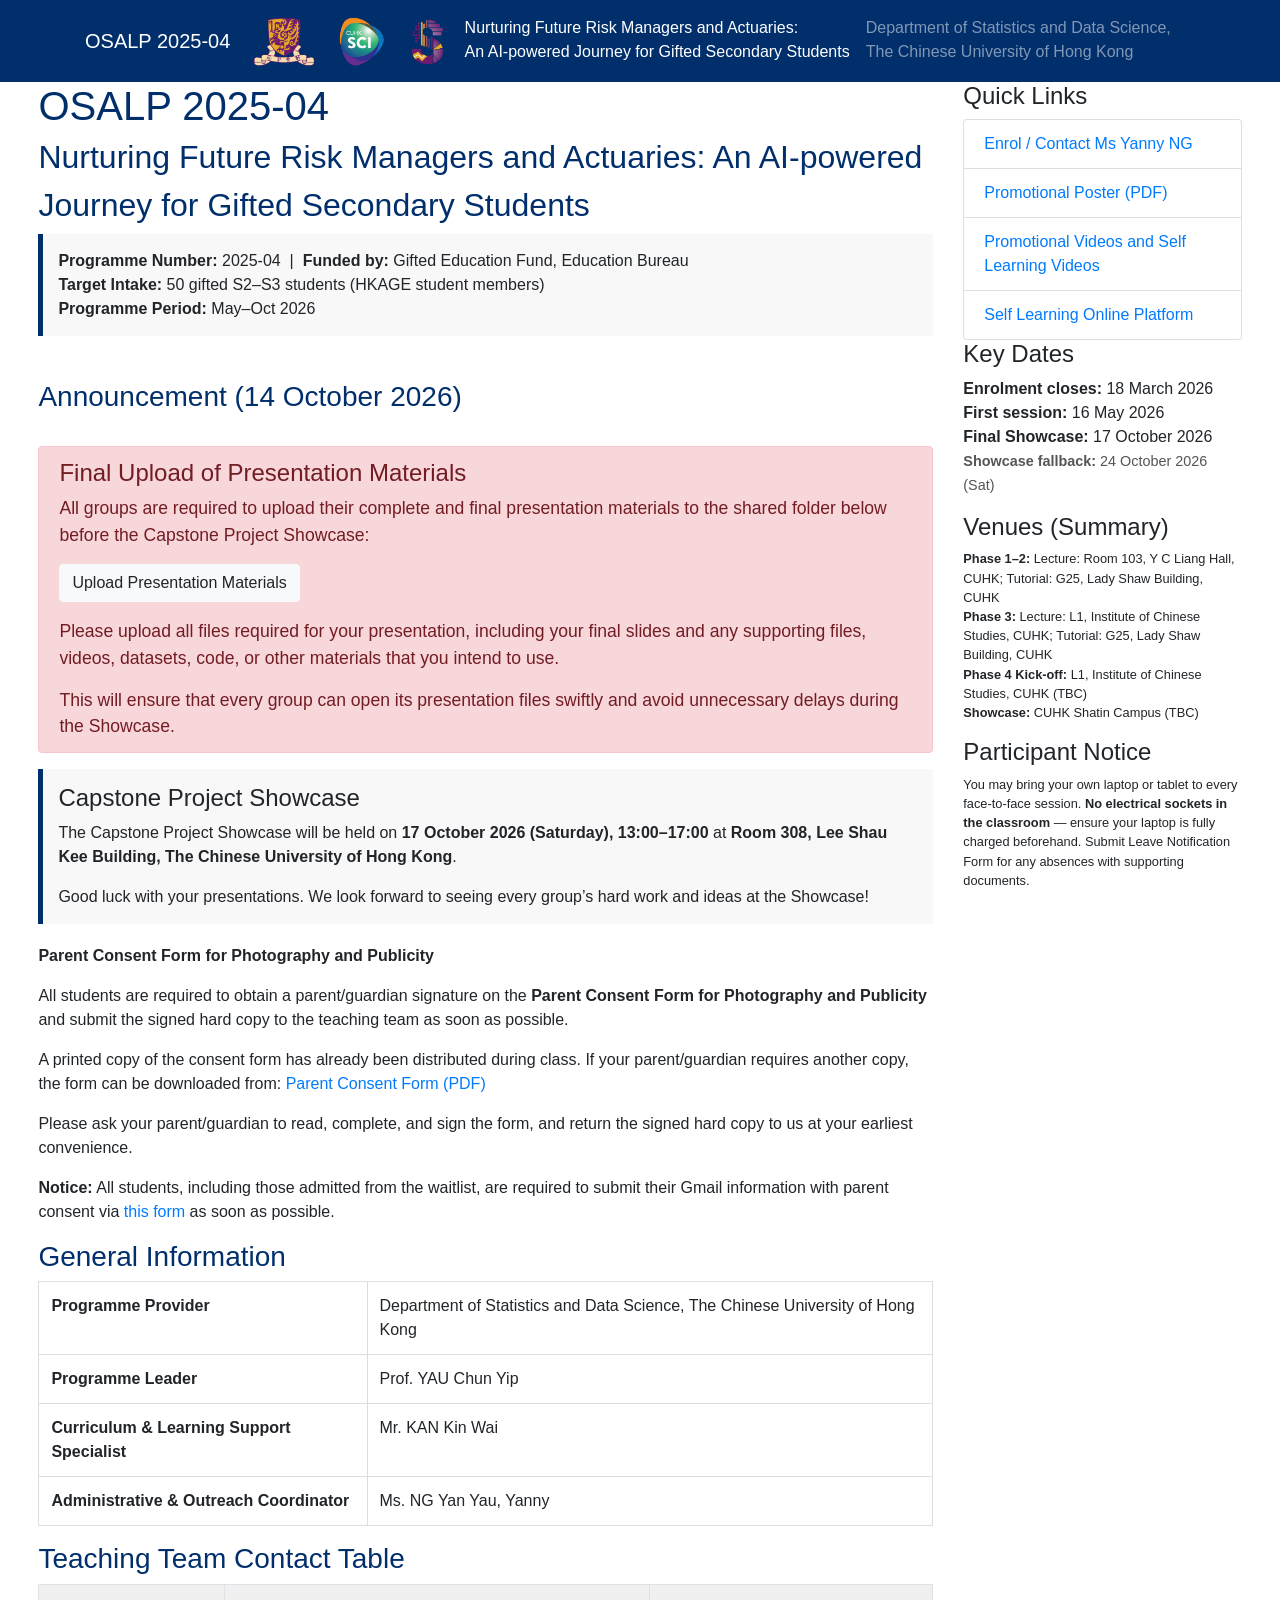
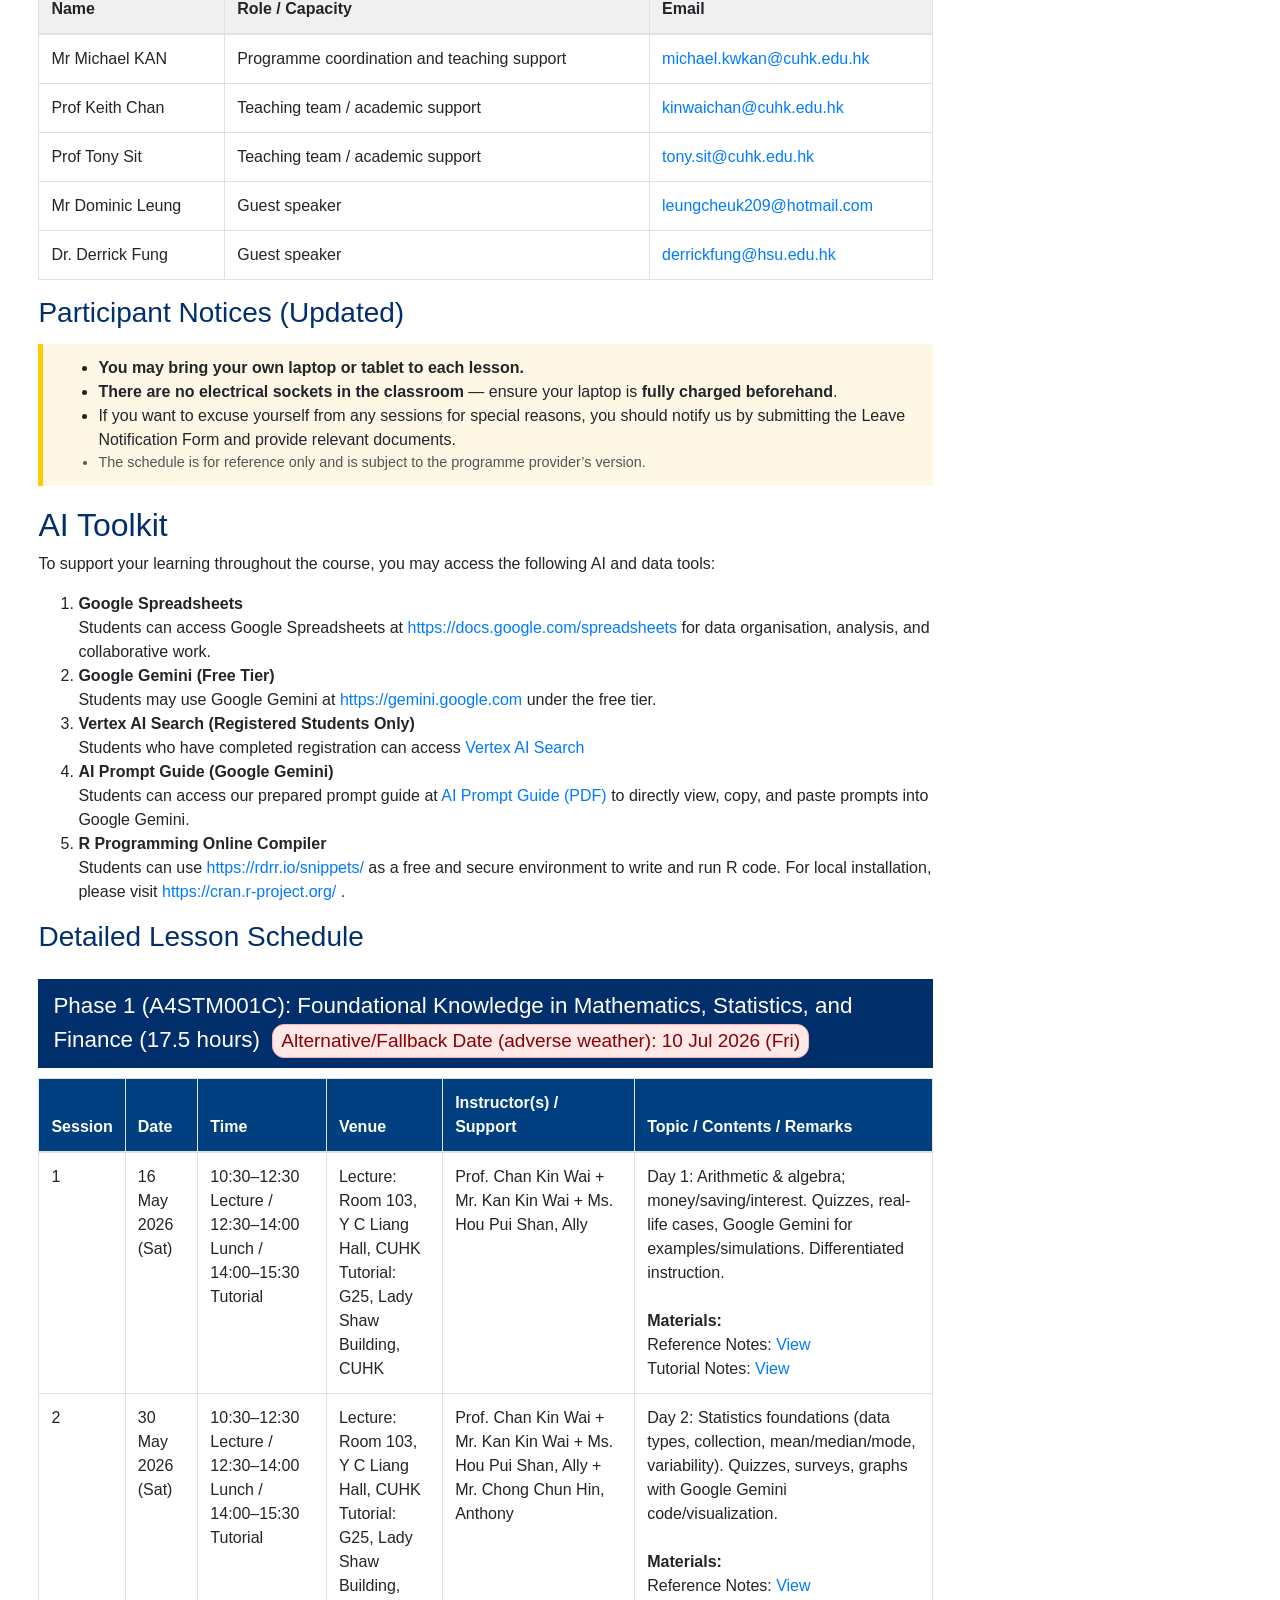
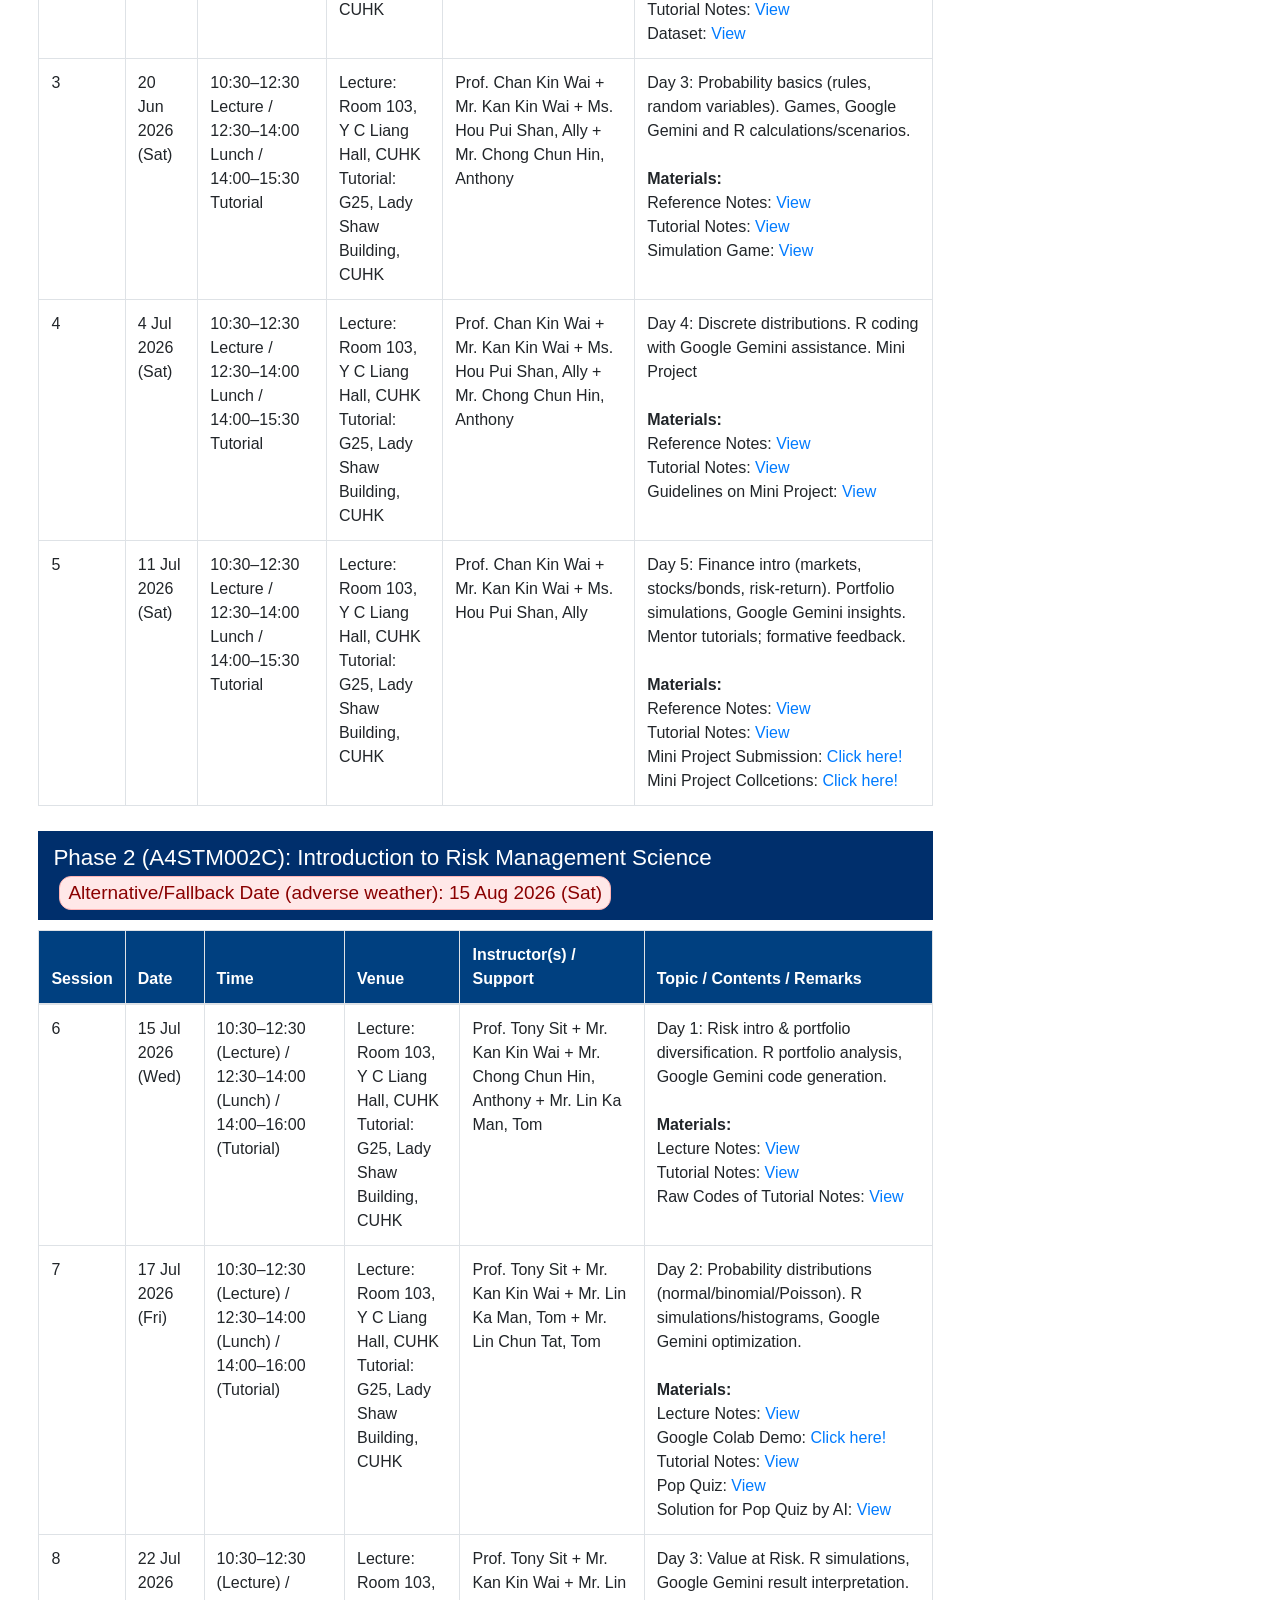
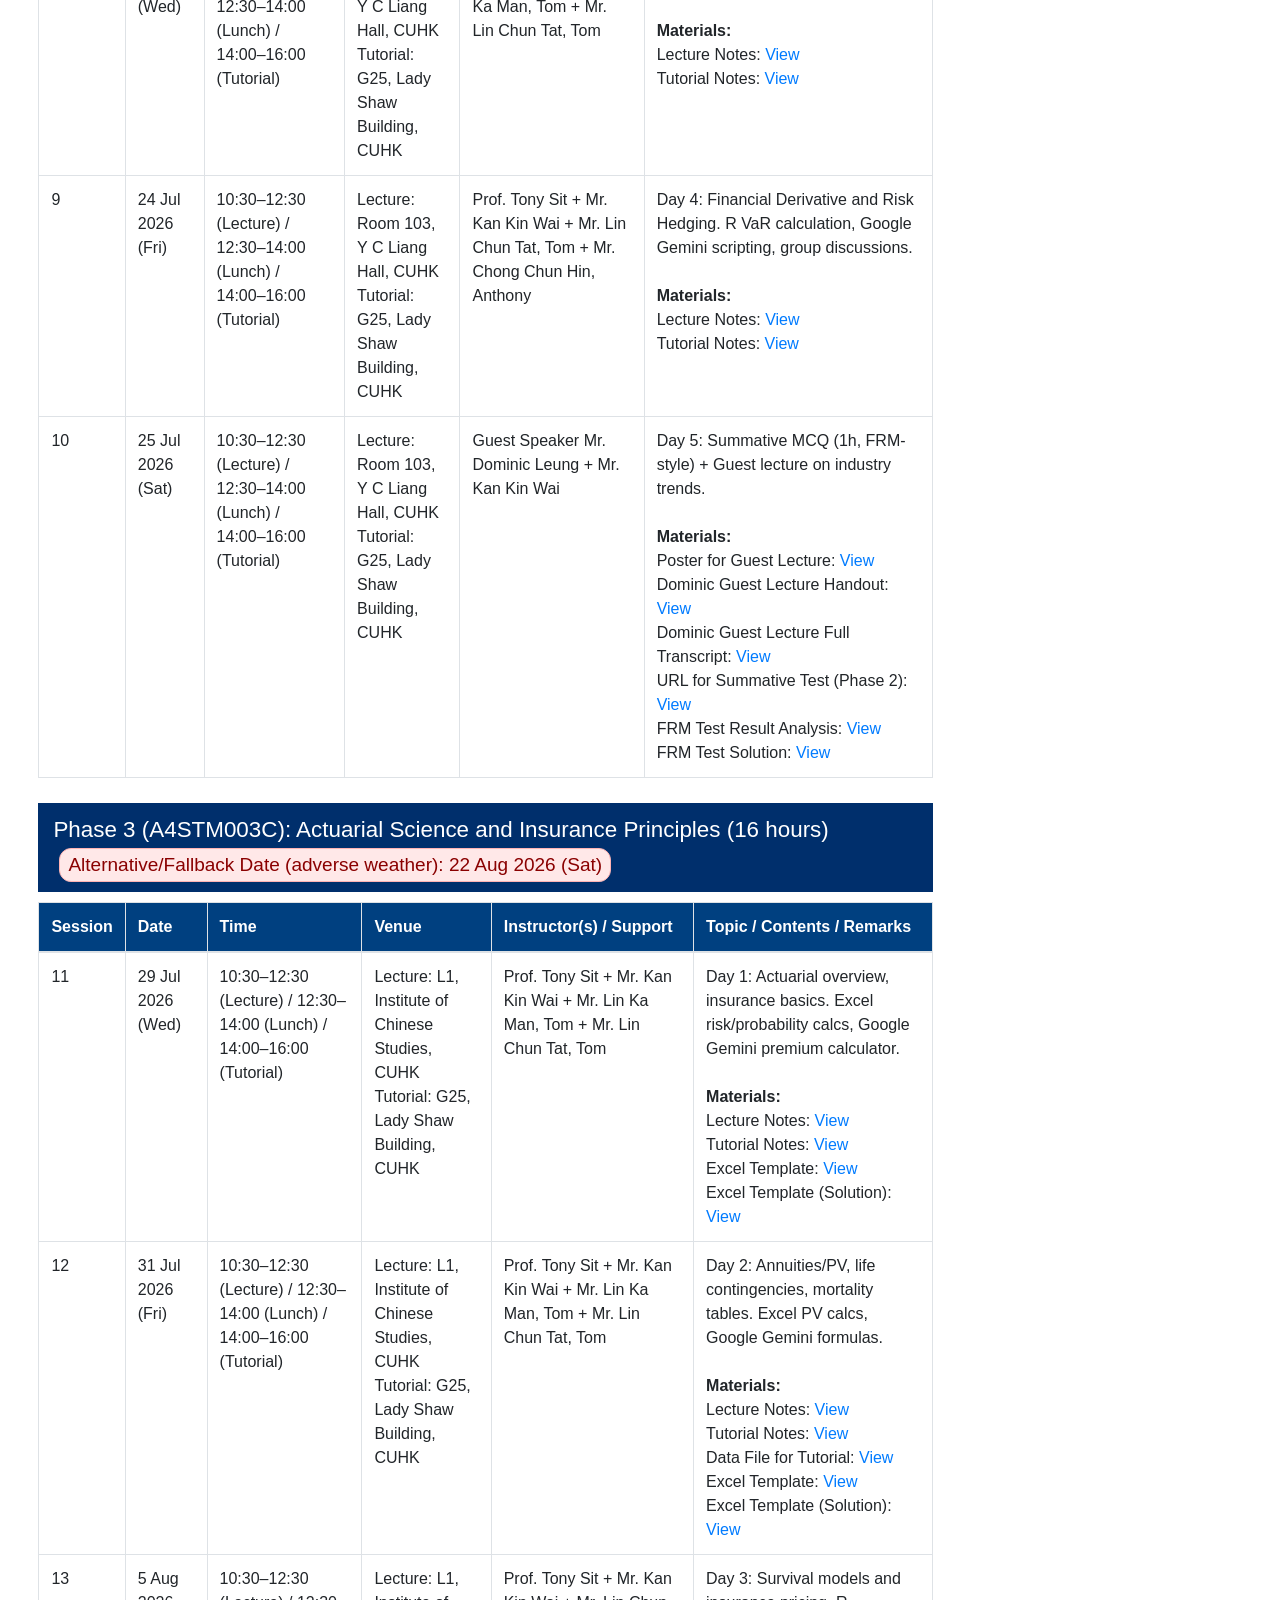
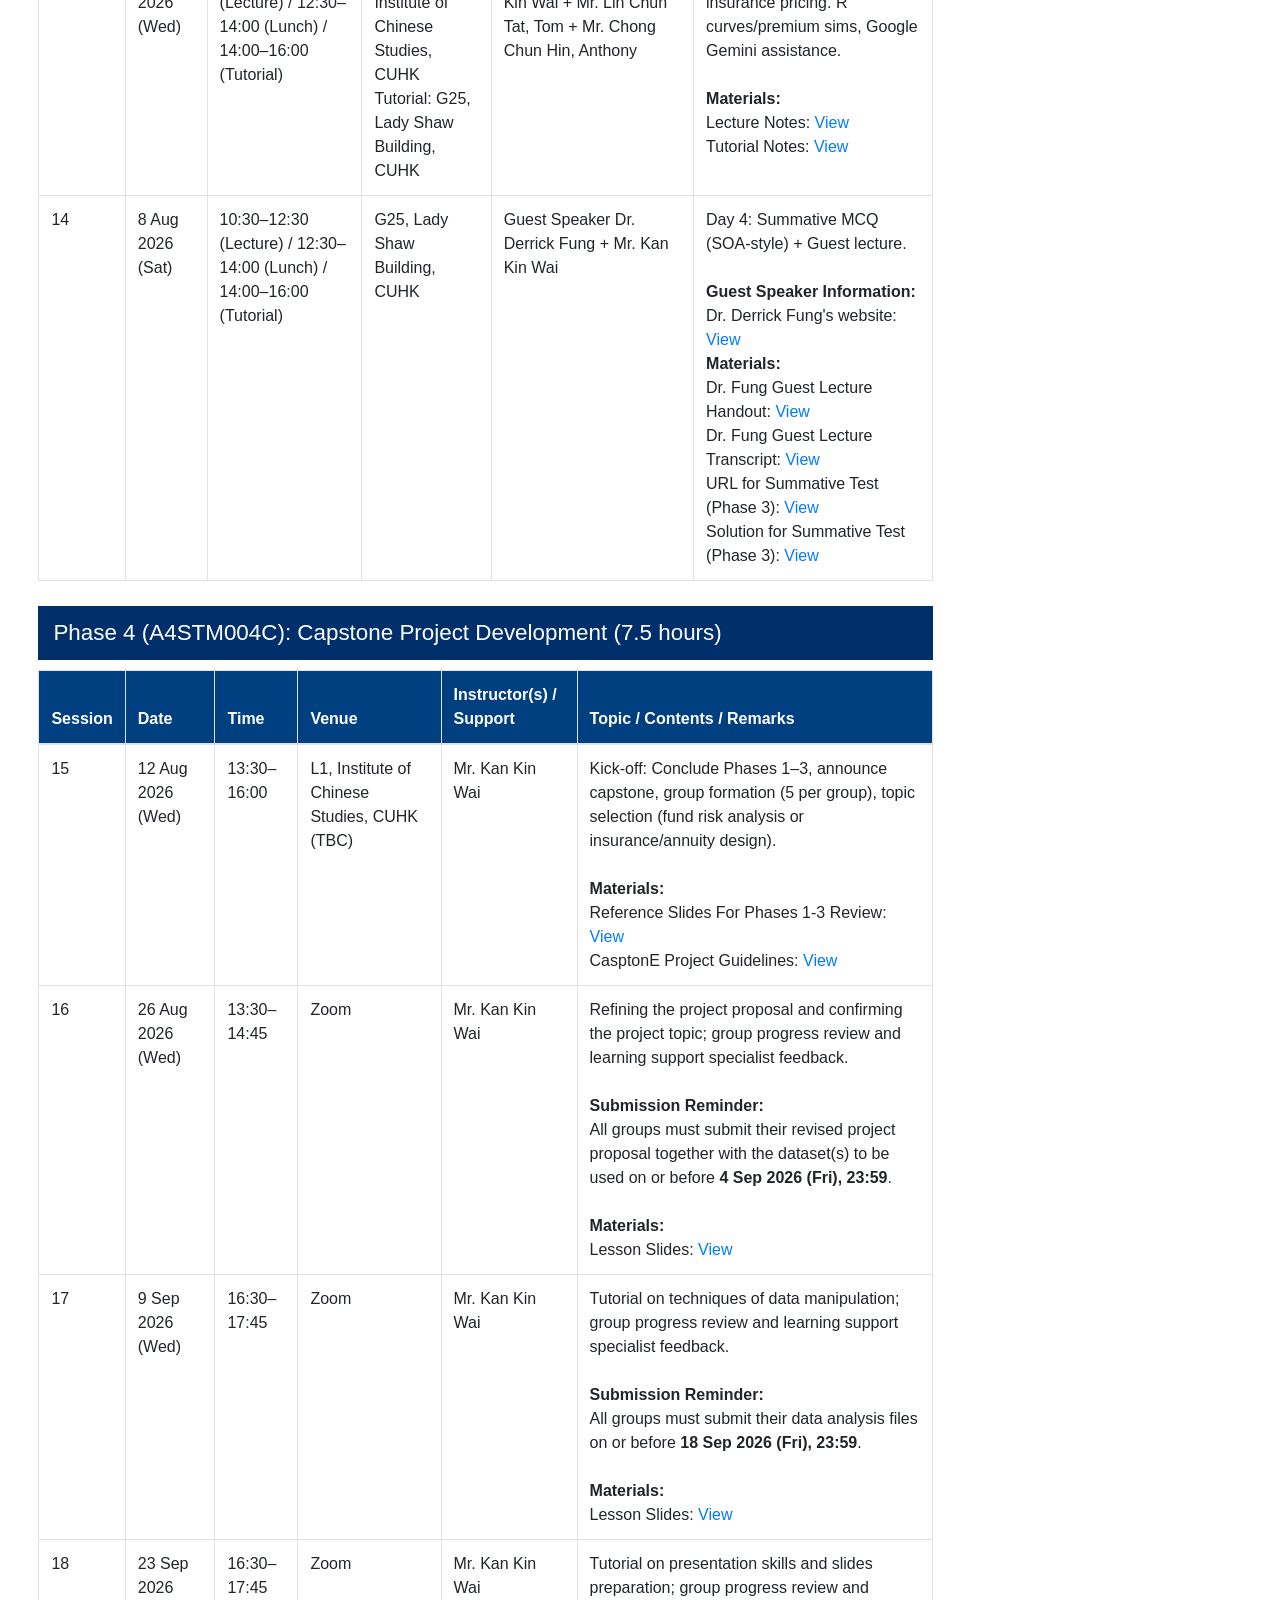
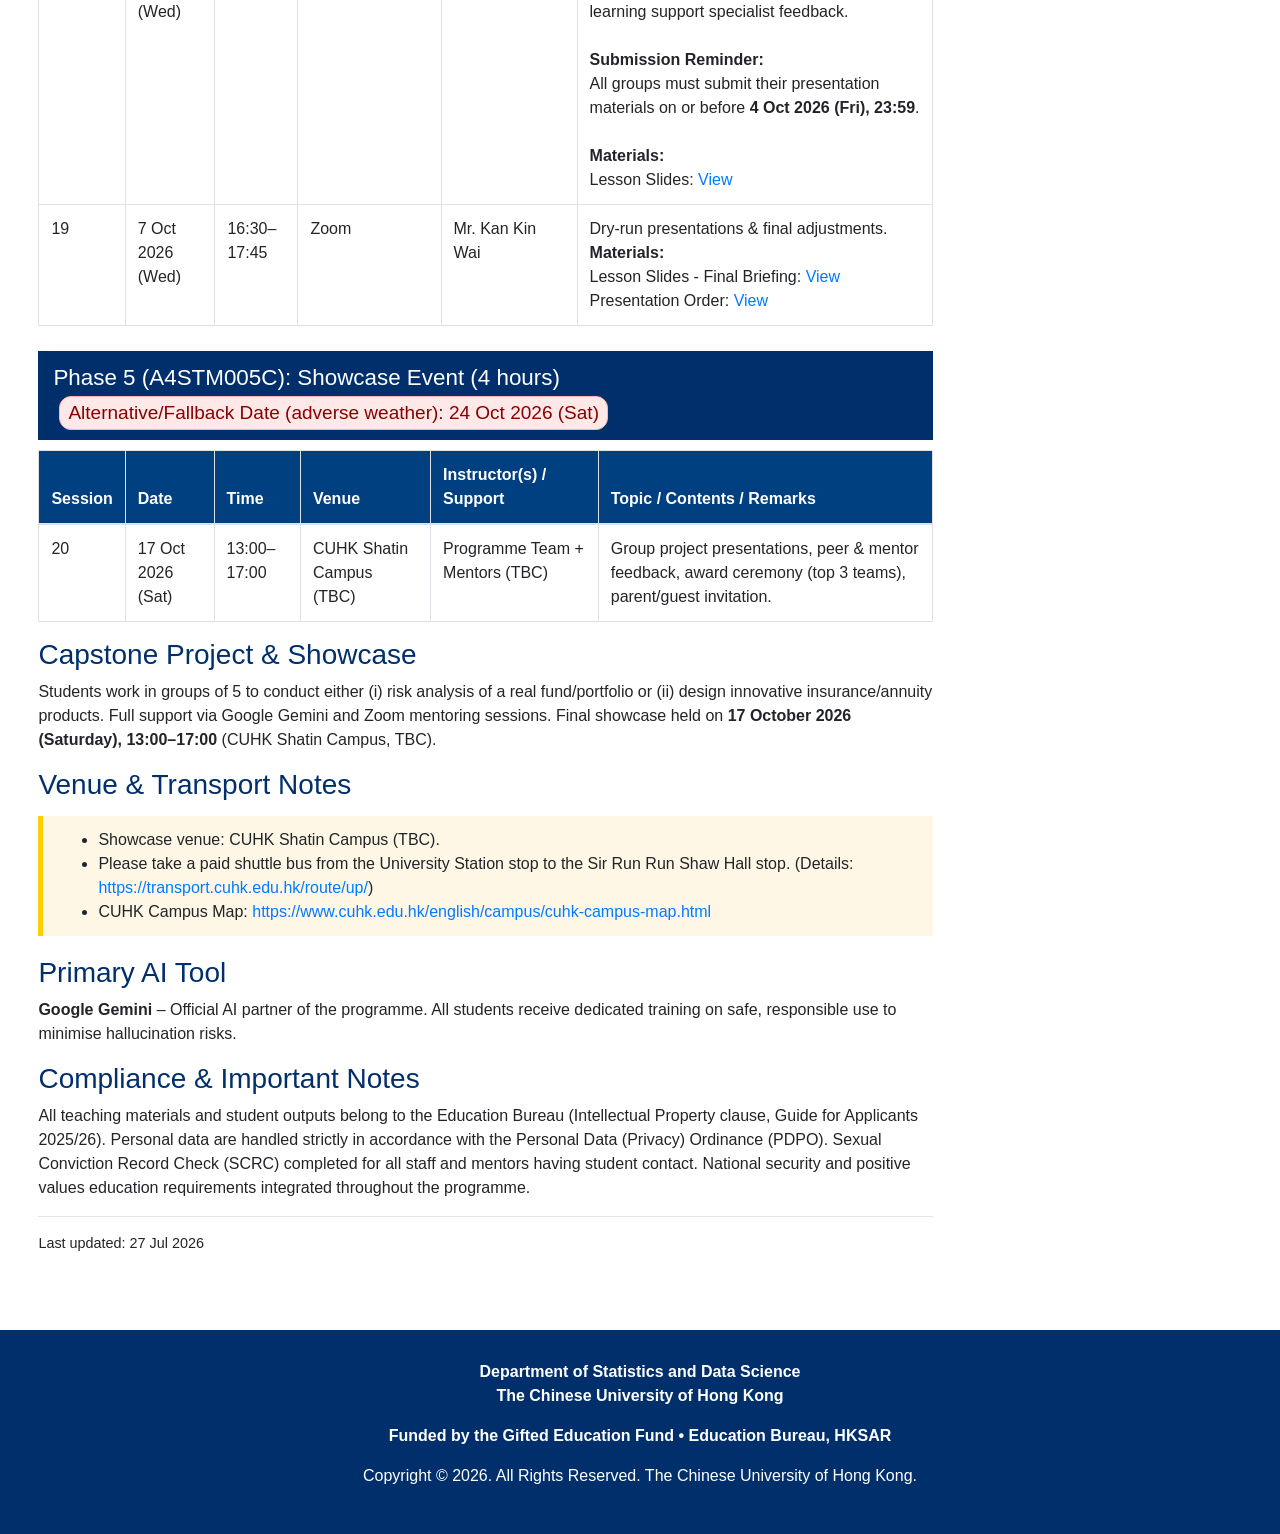
<file: index.html>
<!DOCTYPE html>
<html lang="en">
  <head>
    <meta charset="utf-8">
    <meta http-equiv="X-UA-Compatible" content="IE=edge">
    <meta name="viewport" content="width=device-width, initial-scale=1">
    <title>OSALP 2025-04 | Nurturing Future Risk Managers and Actuaries | CUHK Statistics and Data Science</title>
    <!-- Bootstrap -->
    <link href="./css/bootstrap-4.4.1.css" rel="stylesheet">
    <style>
      .wrapper { margin: auto; width: 94%; }
      body { font-family: 'Helvetica Neue', Arial, sans-serif; }
      .page-banner img { width: 100%; height: auto; }
      .main-content h1, h2, h3 { color: #002F6C; }
      .highlight-box {
        background: #f8f8f8;
        padding: 15px;
        border-left: 5px solid #002F6C;
        margin-bottom: 20px;
      }
      table.table { border-collapse: collapse; width: 100%; }
      th, td { padding: 8px 12px; border: 1px solid #ddd; vertical-align: top; }
      th { background-color: #f0f0f0; }
      .phase-title {
        background: #002F6C;
        color: white;
        padding: 10px 15px;
        margin: 25px 0 10px;
        font-size: 1.4em;
      }
      .session-table th { background: #004080; color: white; }
      .bg-OSALP-blue { background-color: #002F6C !important; }
      footer {
        background: #002F6C;
        color: white;
        padding: 30px 0;
        margin-top: 60px;
      }
      ul.objectives { margin: 5px 0 10px 20px; }
      .note-box {
        background: #fff7e6;
        border-left: 5px solid #ffcc00;
        padding: 12px 15px;
        margin: 15px 0 20px;
      }
      .small-muted { font-size: 0.9em; color: #555; }
      .badge-fallback {
        display: inline-block;
        background: #ffe8e8;
        color: #8a0000;
        border: 1px solid #ffb3b3;
        padding: 2px 8px;
        border-radius: 12px;
        font-size: 0.85em;
        margin-left: 6px;
      }
    </style>
  </head>
  <body>
    <nav class="navbar navbar-expand-lg navbar-dark bg-OSALP-blue">
      <div class="container">
        <a class="navbar-brand" href="#">OSALP 2025-04</a>
        <button class="navbar-toggler" type="button" data-toggle="collapse" data-target="#navbarSupportedContent"
          aria-controls="navbarSupportedContent" aria-expanded="false" aria-label="Toggle navigation">
          <span class="navbar-toggler-icon"></span>
        </button>
        <div class="collapse navbar-collapse" id="navbarSupportedContent">
          <ul class="navbar-nav mr-auto">
            <li class="nav-item active">
              <a class="nav-link" href="https://www.cuhk.edu.hk" target="_blank" rel="noopener">
                <img src="images/A-CUHK.png" height="50" alt="CUHK">
                <span class="sr-only">CUHK</span>
              </a>
            </li>
            <li class="nav-item active">
              <a class="nav-link" href="https://www.sci.cuhk.edu.hk" target="_blank" rel="noopener">
                <img src="images/B-SCI.png" height="50" alt="Science Faculty, CUHK">
                <span class="sr-only">Science Faculty, CUHK</span>
              </a>
            </li>
            <li class="nav-item active">
              <a class="nav-link" href="https://www.sta.cuhk.edu.hk" target="_blank" rel="noopener">
                <img src="images/C-STA.png" height="50" alt="Department of Statistics and Data Science, CUHK">
                <span class="sr-only">Department of Statistics and Data Science, CUHK</span>
              </a>
            </li>
            <li class="nav-item active">
              <a class="nav-link" href="#">
                Nurturing Future Risk Managers and Actuaries: <br>
                An AI-powered Journey for Gifted Secondary Students
              </a>
            </li>
            <li class="nav-item">
              <a class="nav-link" href="https://www.sta.cuhk.edu.hk" target="_blank" rel="noopener">
                Department of Statistics and Data Science, <br>
                The Chinese University of Hong Kong
              </a>
            </li>
          </ul>
        </div>
      </div>
    </nav>
    <div class="wrapper">
      <!-- OSALP course contents -->
      <div class="row">
        <!-- Main Content -->
        <section class="col-sm-9 main-content">
          <h1 class="page-header">
            OSALP 2025-04<br>
            <small>Nurturing Future Risk Managers and Actuaries: An AI-powered Journey for Gifted Secondary Students</small>
          </h1>
          <div class="highlight-box">
            <strong>Programme Number:</strong> 2025-04 &nbsp;|&nbsp;
            <strong>Funded by:</strong> Gifted Education Fund, Education Bureau<br>
            <strong>Target Intake:</strong> 50 gifted S2–S3 students (HKAGE student members)<br>
            <strong>Programme Period:</strong> May–Oct 2026<br>
          </div>

<br>
<h3>Announcement (14 October 2026)</h3>
<br>

<div class="alert alert-danger" role="alert" style="font-size: 1.1rem;">
  <h4 class="alert-heading">Final Upload of Presentation Materials</h4>

  <p>
    All groups are required to upload their complete and final presentation
    materials to the shared folder below before the Capstone Project Showcase:
  </p>

  <p>
    <a href="https://gocuhk-my.sharepoint.com/:f:/g/personal/michael_kwkan_cuhk_edu_hk/IgArQImoNb5GSp2q6h6CYbXLASHfWPf0rfEeXk_e3hQ7qWY?e=rcAfd6"
       target="_blank"
       rel="noopener noreferrer"
       class="btn btn-light">
      Upload Presentation Materials
    </a>
  </p>

  <p>
    Please upload all files required for your presentation, including your
    final slides and any supporting files, videos, datasets, code, or other
    materials that you intend to use.
  </p>

  <p class="mb-0">
    This will ensure that every group can open its presentation files swiftly
    and avoid unnecessary delays during the Showcase.
  </p>
</div>

<div class="highlight-box">
  <h4>Capstone Project Showcase</h4>

  <p>
    The Capstone Project Showcase will be held on
    <strong>17 October 2026 (Saturday), 13:00–17:00</strong> at
    <strong>Room 308, Lee Shau Kee Building,
    The Chinese University of Hong Kong</strong>.
  </p>

  <p class="mb-0">
    Good luck with your presentations. We look forward to seeing every
    group’s hard work and ideas at the Showcase!
  </p>
</div>



<p>
  <strong>Parent Consent Form for Photography and Publicity</strong>
</p>
<p>
  All students are required to obtain a parent/guardian signature on the <strong>Parent Consent Form for Photography and Publicity</strong> and submit the signed hard copy to the teaching team as soon as possible.
</p>
<p>
  A printed copy of the consent form has already been distributed during class. If your parent/guardian requires another copy, the form can be downloaded from:
  <a href="https://github.com/cuhkstatadm/osalap-2025-04/blob/86409d7750b90b6af175fa066fabf27ae0a6276d/CONSENT%20FORM.pdf?raw=true" target="_blank">
    Parent Consent Form (PDF)
  </a>
</p>
<p>
  Please ask your parent/guardian to read, complete, and sign the form, and return the signed hard copy to us at your earliest convenience.
</p>
<p>
  <strong>Notice:</strong> All students, including those admitted from the waitlist, are required to submit their Gmail information with parent consent via
  <a href="https://forms.gle/jYAtNUNscPDnRsRX9" target="_blank">
    this form
  </a>
  as soon as possible.
</p>
          <h3>General Information</h3>
          <table class="table">
            <tr>
              <td><strong>Programme Provider</strong></td>
              <td>Department of Statistics and Data Science, The Chinese University of Hong Kong</td>
            </tr>
            <tr>
              <td><strong>Programme Leader</strong></td>
              <td>Prof. YAU Chun Yip</td>
            </tr>
            <tr>
              <td><strong>Curriculum &amp; Learning Support Specialist</strong></td>
              <td>Mr. KAN Kin Wai</td>
            </tr>
            <tr>
              <td><strong>Administrative &amp; Outreach Coordinator</strong></td>
              <td>Ms. NG Yan Yau, Yanny</td>
            </tr>
          </table>

          <h3>Teaching Team Contact Table</h3>
          <table class="table table-bordered">
            <thead>
              <tr>
                <th>Name</th>
                <th>Role / Capacity</th>
                <th>Email</th>
              </tr>
            </thead>
            <tbody>
              <tr>
                <td>Mr Michael KAN</td>
                <td>Programme coordination and teaching support</td>
                <td><a href="mailto:michael.kwkan@cuhk.edu.hk">michael.kwkan@cuhk.edu.hk</a></td>
              </tr>
              <tr>
                <td>Prof Keith Chan</td>
                <td>Teaching team / academic support</td>
                <td><a href="mailto:kinwaichan@cuhk.edu.hk">kinwaichan@cuhk.edu.hk</a></td>
              </tr>
              <tr>
                <td>Prof Tony Sit</td>
                <td>Teaching team / academic support</td>
                <td><a href="mailto:tony.sit@cuhk.edu.hk">tony.sit@cuhk.edu.hk</a></td>
              </tr>
              <tr>
                <td>Mr Dominic Leung</td>
                <td>Guest speaker</td>
                <td><a href="mailto:leungcheuk209@hotmail.com">leungcheuk209@hotmail.com</a></td>
              </tr>
              <tr>
                <td>Dr. Derrick Fung</td>
                <td>Guest speaker</td>
                <td><a href="mailto:derrickfung@hsu.edu.hk">derrickfung@hsu.edu.hk</a></td>
              </tr>
            </tbody>
          </table>

          <h3>Participant Notices (Updated)</h3>
          <div class="note-box">
            <ul style="margin-bottom:0;">
              <li><strong>You may bring your own laptop or tablet to each lesson.</strong></li>
              <li><strong>There are no electrical sockets in the classroom</strong> — ensure your laptop is <strong>fully charged beforehand</strong>.</li>
              <li>If you want to excuse yourself from any sessions for special reasons, you should notify us by submitting the Leave Notification Form and provide relevant documents.</li>
              <li class="small-muted">The schedule is for reference only and is subject to the programme provider’s version.</li>
            </ul>
          </div>
<section id="ai-toolkit">
  <h2>AI Toolkit</h2>
  <p>To support your learning throughout the course, you may access the following AI and data tools:</p>
  <ol>
    <li>
      <strong>Google Spreadsheets</strong><br>
      Students can access Google Spreadsheets at
      <a href="https://docs.google.com/spreadsheets" target="_blank">
        https://docs.google.com/spreadsheets
      </a>
      for data organisation, analysis, and collaborative work.
    </li>
    <li>
      <strong>Google Gemini (Free Tier)</strong><br>
      Students may use Google Gemini at
      <a href="https://gemini.google.com" target="_blank">
        https://gemini.google.com
      </a>
      under the free tier.
    </li>
    <li>
      <strong>Vertex AI Search (Registered Students Only)</strong><br>
      Students who have completed registration can access
      <a href="https://vertexaisearch.cloud.google.com/home/cid/282ee477-51fc-49e2-8ed5-ba2fdd6baab4?hl=en_US" target="_blank">
        Vertex AI Search
      </a>
    </li>
    <li>
      <strong>AI Prompt Guide (Google Gemini)</strong><br>
      Students can access our prepared prompt guide at
      <a href="https://github.com/cuhkstatadm/osalap-2025-04/blob/main/AI_prompt.pdf?raw=true" target="_blank">
        AI Prompt Guide (PDF)
      </a>
      to directly view, copy, and paste prompts into Google Gemini.
    </li>
    <li>
      <strong>R Programming Online Compiler</strong><br>
      Students can use
      <a href="https://rdrr.io/snippets/" target="_blank">
        https://rdrr.io/snippets/
      </a>
      as a free and secure environment to write and run R code. For local installation, please visit <a href="https://cran.r-project.org/" target="_blank">
        https://cran.r-project.org/
      </a>.
    </li>
  </ol>
</section>
          <h3>Detailed Lesson Schedule</h3>
          <!-- Phase 1 -->
          <div class="phase-title">
            Phase 1 (A4STM001C): Foundational Knowledge in Mathematics, Statistics, and Finance (17.5 hours)
            <span class="badge-fallback">Alternative/Fallback Date (adverse weather): 10 Jul 2026 (Fri)</span>
          </div>
          <table class="table table-bordered session-table">
            <thead>
              <tr>
                <th>Session</th>
                <th>Date</th>
                <th>Time</th>
                <th>Venue</th>
                <th>Instructor(s) / Support</th>
                <th>Topic / Contents / Remarks</th>
              </tr>
            </thead>
            <tbody>
              <tr>
                <td>1</td>
                <td>16 May 2026 (Sat)</td>
                <td>10:30–12:30 Lecture / 12:30–14:00 Lunch / 14:00–15:30 Tutorial</td>
                <td>
                  Lecture: Room 103, Y C Liang Hall, CUHK<br>
                  Tutorial: G25, Lady Shaw Building, CUHK
                </td>
                <td>Prof. Chan Kin Wai + Mr. Kan Kin Wai + Ms. Hou Pui Shan, Ally</td>
                <td>Day 1: Arithmetic &amp; algebra; money/saving/interest. Quizzes, real-life cases, Google Gemini for examples/simulations. Differentiated instruction.
  <br><br>
  <strong>Materials:</strong><br>
  Reference Notes:
  <a href="https://github.com/cuhkstatadm/osalap-2025-04/blob/main/Lecture%201_Reference.pdf?raw=true" target="_blank">
    View
  </a>
  <br>
  Tutorial Notes:
  <a href="https://github.com/cuhkstatadm/osalap-2025-04/blob/main/Tutorial%201_Student.pdf?raw=true" target="_blank">
    View
  </a>
                </td>
              </tr>
              <tr>
                <td>2</td>
                <td>30 May 2026 (Sat)</td>
                <td>10:30–12:30 Lecture / 12:30–14:00 Lunch / 14:00–15:30 Tutorial</td>
                <td>
                  Lecture: Room 103, Y C Liang Hall, CUHK<br>
                  Tutorial: G25, Lady Shaw Building, CUHK
                </td>
                <td>Prof. Chan Kin Wai + Mr. Kan Kin Wai + Ms. Hou Pui Shan, Ally + Mr. Chong Chun Hin, Anthony</td>
                <td>Day 2: Statistics foundations (data types, collection, mean/median/mode, variability). Quizzes, surveys, graphs with Google Gemini code/visualization.
                  <br><br>
                    <strong>Materials:</strong><br>
  Reference Notes:
  <a href="https://github.com/cuhkstatadm/osalap-2025-04/blob/d7bb5ec02aafe4e404dcb70cde10817ee903dbb2/Lecture%202_Reference.pdf?raw=true" target="_blank">
    View
  </a>
  <br>
  Tutorial Notes:
  <a href="https://github.com/cuhkstatadm/osalap-2025-04/blob/d7bb5ec02aafe4e404dcb70cde10817ee903dbb2/Tutorial%202_Students.pdf?raw=true" target="_blank">
    View
  </a>
  <br>
  Dataset:
  <a href="https://data.gov.hk/en-data/dataset/hk-lcsd-stats-museum-stats" target="_blank">
    View
  </a>
                </td>
              </tr>
              <tr>
                <td>3</td>
                <td>20 Jun 2026 (Sat)</td>
                <td>10:30–12:30 Lecture / 12:30–14:00 Lunch / 14:00–15:30 Tutorial</td>
                <td>
                  Lecture: Room 103, Y C Liang Hall, CUHK<br>
                  Tutorial: G25, Lady Shaw Building, CUHK
                </td>
       <td>Prof. Chan Kin Wai + Mr. Kan Kin Wai + Ms. Hou Pui Shan, Ally + Mr. Chong Chun Hin, Anthony</td>
                <td>Day 3: Probability basics (rules, random variables). Games, Google Gemini and R calculations/scenarios.
                  <br><br>
                    <strong>Materials:</strong><br>
  Reference Notes:
  <a href="https://github.com/cuhkstatadm/osalap-2025-04/blob/53bb0c040b68eddcfddb75e36c40de3ed1a6ea1c/Lecture_3_Reference.pdf?raw=true" target="_blank">
    View
  </a>
  <br>
  Tutorial Notes:
  <a href="https://github.com/cuhkstatadm/osalap-2025-04/blob/53bb0c040b68eddcfddb75e36c40de3ed1a6ea1c/Tutorial%203_Students.pdf?raw=true" target="_blank">
    View
  </a>
  <br>
 Simulation Game:
  <a href="https://htmlpreview.github.io/?https://github.com/cuhkstatadm/osalap-2025-04/blob/main/montyhall_hk.html" target="_blank">
    View
  </a>
                </td>
              </tr>
              <tr>
                <td>4</td>
                <td>4 Jul 2026 (Sat)</td>
                <td>10:30–12:30 Lecture / 12:30–14:00 Lunch / 14:00–15:30 Tutorial</td>
                <td>
                  Lecture: Room 103, Y C Liang Hall, CUHK<br>
                  Tutorial: G25, Lady Shaw Building, CUHK
                </td>
                <td>Prof. Chan Kin Wai + Mr. Kan Kin Wai + Ms. Hou Pui Shan, Ally + Mr. Chong Chun Hin, Anthony</td>
                <td>Day 4: Discrete distributions. R coding with Google Gemini assistance. Mini Project
                  <br><br>
                    <strong>Materials:</strong><br>
  Reference Notes:
  <a href="https://github.com/cuhkstatadm/osalap-2025-04/blob/86409d7750b90b6af175fa066fabf27ae0a6276d/Lecture_4_%20Reference.pdf?raw=true" target="_blank">
    View
  </a>
  <br>
  Tutorial Notes:
  <a href="https://github.com/cuhkstatadm/osalap-2025-04/blob/86409d7750b90b6af175fa066fabf27ae0a6276d/Tutorial%204_Students.pdf?raw=true" target="_blank">
    View
  </a>
  <br>
 Guidelines on Mini Project:
  <a href="https://github.com/cuhkstatadm/osalap-2025-04/blob/86409d7750b90b6af175fa066fabf27ae0a6276d/Phase%201_Mini%20Project.pdf?raw=true" target="_blank">
    View
  </a>
                </td>
              </tr>
              <tr>
                <td>5</td>
                <td>11 Jul 2026 (Sat)</td>
                <td>10:30–12:30 Lecture / 12:30–14:00 Lunch / 14:00–15:30 Tutorial</td>
                <td>
                  Lecture: Room 103, Y C Liang Hall, CUHK<br>
                  Tutorial: G25, Lady Shaw Building, CUHK
                </td>
                <td>Prof. Chan Kin Wai + Mr. Kan Kin Wai + Ms. Hou Pui Shan, Ally</td>
                <td>Day 5: Finance intro (markets, stocks/bonds, risk-return). Portfolio simulations, Google Gemini insights. Mentor tutorials; formative feedback.
                <br><br>
                    <strong>Materials:</strong><br>
  Reference Notes:
  <a href="https://github.com/cuhkstatadm/osalap-2025-04/blob/9bdf842bcff5edf781b3d9c48b4897320f588a2a/Lecture%205_Reference.pdf?raw=true" target="_blank">
    View
  </a>
  <br>
  Tutorial Notes:
  <a href="https://github.com/cuhkstatadm/osalap-2025-04/blob/9bdf842bcff5edf781b3d9c48b4897320f588a2a/Tutorial%205_Students.pdf?raw=true" target="_blank">
    View
  </a>
  <br>
 Mini Project Submission:
  <a href="https://forms.gle/CE779gkzxBC7eXfaA" target="_blank">
    Click here!
  </a>
  <br>
 Mini Project Collcetions:
  <a href="https://htmlpreview.github.io/?https://github.com/cuhkstatadm/osalap-2025-04/blob/main/student_presentation_portal.html" target="_blank">
    Click here!
  </a>
                </td>
              </tr>
            </tbody>
          </table>
          <!-- Phase 2 -->
          <div class="phase-title">
            Phase 2 (A4STM002C): Introduction to Risk Management Science
            <span class="badge-fallback">Alternative/Fallback Date (adverse weather): 15 Aug 2026 (Sat)</span>
          </div>
          <table class="table table-bordered session-table">
            <thead>
              <tr>
                <th>Session</th>
                <th>Date</th>
                <th>Time</th>
                <th>Venue</th>
                <th>Instructor(s) / Support</th>
                <th>Topic / Contents / Remarks</th>
              </tr>
            </thead>
            <tbody>
              <tr>
                <td>6</td>
                <td>15 Jul 2026 (Wed)</td>
                <td>10:30–12:30 (Lecture) / 12:30–14:00 (Lunch) / 14:00–16:00 (Tutorial)</td>
                <td>
                  Lecture: Room 103, Y C Liang Hall, CUHK<br>
                  Tutorial: G25, Lady Shaw Building, CUHK
                </td>
                <td>Prof. Tony Sit + Mr. Kan Kin Wai + Mr. Chong Chun Hin, Anthony + Mr. Lin Ka Man, Tom</td>
                <td>Day 1: Risk intro &amp; portfolio diversification. R portfolio analysis, Google Gemini code generation.
                                  <br><br>
                    <strong>Materials:</strong><br>
  Lecture Notes:
  <a href="https://github.com/cuhkstatadm/osalap-2025-04/blob/7a3a04b74094cf2409fde23e2ea784c9003d0cb4/Lecture%206_Intro%20to%20Risk.pdf?raw=true" target="_blank">
    View
  </a>
  <br>
  Tutorial Notes:
  <a href="https://github.com/cuhkstatadm/osalap-2025-04/blob/2d00eee7d32f068d2287a9dadccbea10553d2c73/Tutorial%206_Student.pdf?raw=true" target="_blank">
    View
  </a>
  <br>
 Raw Codes of Tutorial Notes:
  <a href="https://github.com/cuhkstatadm/osalap-2025-04/blob/cd9f7e128c693ef971382bfca3fd0a0fc3a402ce/Tut_6_student.txt?raw=true" target="_blank">
    View
  </a>
                </td>
              </tr>
              <tr>
                <td>7</td>
                <td>17 Jul 2026 (Fri)</td>
                <td>10:30–12:30 (Lecture) / 12:30–14:00 (Lunch) / 14:00–16:00 (Tutorial)</td>
                <td>
                  Lecture: Room 103, Y C Liang Hall, CUHK<br>
                  Tutorial: G25, Lady Shaw Building, CUHK
                </td>
                <td>Prof. Tony Sit + Mr. Kan Kin Wai + Mr. Lin Ka Man, Tom + Mr. Lin Chun Tat, Tom</td>
                <td>Day 2: Probability distributions (normal/binomial/Poisson). R simulations/histograms, Google Gemini optimization.
                 <br><br>
                    <strong>Materials:</strong><br>
  Lecture Notes:
  <a href="https://github.com/cuhkstatadm/osalap-2025-04/blob/18501d1dea0d7ed1c998b680f223eb7e7f08c434/Lecture%207.pdf?raw=true" target="_blank">
    View
  </a>
                  <br>
  Google Colab Demo:
  <a href="https://colab.research.google.com/drive/1TIqbghHRxCzdLvBPdG8nhG1p-chq6io4?usp=sharing" target="_blank">
    Click here!
  </a>
  <br>
  Tutorial Notes:
  <a href="https://github.com/cuhkstatadm/osalap-2025-04/blob/18501d1dea0d7ed1c998b680f223eb7e7f08c434/Tutorial%207_Student.pdf?raw=true" target="_blank">
    View
  </a>
<br>
  Pop Quiz:
  <a href="https://github.com/cuhkstatadm/osalap-2025-04/blob/8a7445b4ff19afa3070a326dfc0bf66e1c091847/Tut%207_challenge.pdf?raw=true" target="_blank">
    View
  </a>
                  <br>
  Solution for Pop Quiz by AI:
  <a href="https://github.com/cuhkstatadm/osalap-2025-04/blob/8a7445b4ff19afa3070a326dfc0bf66e1c091847/Tut%207_challenge_sol.pdf?raw=true" target="_blank">
    View
  </a>
                </td>
              </tr>
              <tr>
                <td>8</td>
                <td>22 Jul 2026 (Wed)</td>
                <td>10:30–12:30 (Lecture) / 12:30–14:00 (Lunch) / 14:00–16:00 (Tutorial)</td>
                <td>
                  Lecture: Room 103, Y C Liang Hall, CUHK<br>
                  Tutorial: G25, Lady Shaw Building, CUHK
                </td>
<td>Prof. Tony Sit + Mr. Kan Kin Wai + Mr. Lin Ka Man, Tom + Mr. Lin Chun Tat, Tom</td>
                <td>Day 3: Value at Risk. R simulations, Google Gemini result interpretation.
                              <br><br>
                    <strong>Materials:</strong><br>
  Lecture Notes:
  <a href="https://github.com/cuhkstatadm/osalap-2025-04/blob/2addf3434811bfd6b4de68df3054602d38da1762/Lecture%208%20VaR.pdf?raw=true" target="_blank">
    View
  </a>
  <br>
  Tutorial Notes:
  <a href="https://github.com/cuhkstatadm/osalap-2025-04/blob/2addf3434811bfd6b4de68df3054602d38da1762/Tutorial%208_Student.pdf?raw=true" target="_blank">
    View
  </a>
                </td>
              </tr>
              <tr>
                <td>9</td>
                <td>24 Jul 2026 (Fri)</td>
                <td>10:30–12:30 (Lecture) / 12:30–14:00 (Lunch) / 14:00–16:00 (Tutorial)</td>
                <td>
                  Lecture: Room 103, Y C Liang Hall, CUHK<br>
                  Tutorial: G25, Lady Shaw Building, CUHK
                </td>
                <td>Prof. Tony Sit + Mr. Kan Kin Wai + Mr. Lin Chun Tat, Tom + Mr. Chong Chun Hin, Anthony </td>
                <td>Day 4: Financial Derivative and Risk Hedging. R VaR calculation, Google Gemini scripting, group discussions.
                                  <br><br>
                    <strong>Materials:</strong><br>
  Lecture Notes:
  <a href="https://github.com/cuhkstatadm/osalap-2025-04/blob/2addf3434811bfd6b4de68df3054602d38da1762/Lecture%209%20Derivatives.pdf?raw=true" target="_blank">
    View
  </a>
  <br>
  Tutorial Notes:
  <a href="https://github.com/cuhkstatadm/osalap-2025-04/blob/2addf3434811bfd6b4de68df3054602d38da1762/Tutorial%209_Student.pdf?raw=true" target="_blank">
    View
  </a>
                </td>
              </tr>
              <tr>
                <td>10</td>
                <td>25 Jul 2026 (Sat)</td>
                <td>10:30–12:30 (Lecture) / 12:30–14:00 (Lunch) / 14:00–16:00 (Tutorial)</td>
                <td>
                  Lecture: Room 103, Y C Liang Hall, CUHK<br>
                  Tutorial: G25, Lady Shaw Building, CUHK
                </td>
                <td>Guest Speaker Mr. Dominic Leung + Mr. Kan Kin Wai</td>
                <td>Day 5: Summative MCQ (1h, FRM-style) + Guest lecture on industry trends.
                  <br><br>
                    <strong>Materials:</strong><br>
  Poster for Guest Lecture:
  <a href="https://github.com/cuhkstatadm/osalap-2025-04/blob/0c1028804ef3691a720e9d6abc4061198d82f003/OSALP%20Phase%202%20Guest%20Lecture%20Poster%20-%20Mr%20Dominic%20Leung.pdf?raw=true" target="_blank">
    View
  </a>
  <br>
  Dominic Guest Lecture Handout:
  <a href="https://github.com/cuhkstatadm/osalap-2025-04/blob/9d5072ca68ae0662d9902469572ba5cefc8e7744/handout.pdf?raw=true" target="_blank">
    View
  </a>
  <br>
  Dominic Guest Lecture Full Transcript:
  <a href="https://htmlpreview.github.io/?https://github.com/cuhkstatadm/osalap-2025-04/blob/9d5072ca68ae0662d9902469572ba5cefc8e7744/guest%20lecture%201" target="_blank">
    View
  </a>
  <br>
  URL for Summative Test (Phase 2):
  <a href="https://tinyurl.com/osalp202504test1" target="_blank">
    View
  </a>
  <br>
  FRM Test Result Analysis:
  <a href="https://github.com/cuhkstatadm/osalap-2025-04/blob/9d5072ca68ae0662d9902469572ba5cefc8e7744/osalp202504-frm%20test.pdf?raw=true" target="_blank">
    View
  </a>
                   <br>
  FRM Test Solution:
  <a href="https://github.com/cuhkstatadm/osalap-2025-04/blob/6c5da55610946e03df494ec51500841210a4cf39/OSALP%202025-04%20Phase%202%20Summative%20Assessment%201.pdf?raw=true" target="_blank">
    View
  </a>
                </td>
              </tr>
            </tbody>
          </table>
          <!-- Phase 3 -->
          <div class="phase-title">
            Phase 3 (A4STM003C): Actuarial Science and Insurance Principles (16 hours)
            <span class="badge-fallback">Alternative/Fallback Date (adverse weather): 22 Aug 2026 (Sat)</span>
          </div>
          <table class="table table-bordered session-table">
            <thead>
              <tr>
                <th>Session</th>
                <th>Date</th>
                <th>Time</th>
                <th>Venue</th>
                <th>Instructor(s) / Support</th>
                <th>Topic / Contents / Remarks</th>
              </tr>
            </thead>
            <tbody>
              <tr>
                <td>11</td>
                <td>29 Jul 2026 (Wed)</td>
                <td>10:30–12:30 (Lecture) / 12:30–14:00 (Lunch) / 14:00–16:00 (Tutorial)</td>
                <td>
                  Lecture: L1, Institute of Chinese Studies, CUHK<br>
                  Tutorial: G25, Lady Shaw Building, CUHK
                </td>
                <td>Prof. Tony Sit + Mr. Kan Kin Wai + Mr. Lin Ka Man, Tom + Mr. Lin Chun Tat, Tom </td>
                <td>Day 1: Actuarial overview, insurance basics. Excel risk/probability calcs, Google Gemini premium calculator.
                 <br><br>
                    <strong>Materials:</strong><br>
  Lecture Notes:
  <a href="https://github.com/cuhkstatadm/osalap-2025-04/blob/9a1b813da06cc39afa810538dec08f89eeecce97/Lecture_10_Phase3_Actuarial_Science(50%20copies)_Insurance_Coherent_Revised.pdf?raw=true" target="_blank">
    View
  </a>
  <br>
  Tutorial Notes:
  <a href="https://github.com/cuhkstatadm/osalap-2025-04/blob/9a1b813da06cc39afa810538dec08f89eeecce97/Tutorial%2010_Student.pdf?raw=true" target="_blank">
    View
  </a>
                    <br>
  Excel Template:
  <a href="https://github.com/cuhkstatadm/osalap-2025-04/blob/cdc1b9711d1bc4970a24ff8d334d2182e193d9cf/Tutorial%2010_%20Actuarial%20Modelling%20(Student).xlsx?raw=true" target="_blank">
    View
  </a>
                   <br>
  Excel Template (Solution):
  <a href="https://github.com/cuhkstatadm/osalap-2025-04/blob/8aea44336c968e4c708219e2e3e3d11608a9da08/Tutorial%2010_%20Actuarial%20Modelling%20(Full).xlsx?raw=true" target="_blank">
    View
  </a>
                </td>
              </tr>
              <tr>
                <td>12</td>
                <td>31 Jul 2026 (Fri)</td>
                <td>10:30–12:30 (Lecture) / 12:30–14:00 (Lunch) / 14:00–16:00 (Tutorial)</td>
                <td>
                  Lecture: L1, Institute of Chinese Studies, CUHK<br>
                  Tutorial: G25, Lady Shaw Building, CUHK
                </td>
                <td>Prof. Tony Sit + Mr. Kan Kin Wai + Mr. Lin Ka Man, Tom + Mr. Lin Chun Tat, Tom </td>
                <td>Day 2: Annuities/PV, life contingencies, mortality tables. Excel PV calcs, Google Gemini formulas.
                 <br><br>
                    <strong>Materials:</strong><br>
  Lecture Notes:
  <a href="https://github.com/cuhkstatadm/osalap-2025-04/blob/c4685adaaae09725f9a297c1b6ff29ac4537d848/Lecture_11_Life%20Annuity.pdf?raw=true" target="_blank">
    View
  </a>
  <br>
  Tutorial Notes:
  <a href="https://github.com/cuhkstatadm/osalap-2025-04/blob/c4685adaaae09725f9a297c1b6ff29ac4537d848/Tutorial%2011_Student.pdf?raw=true" target="_blank">
    View
  </a>
                  <br>
  Data File for Tutorial:
  <a href="https://github.com/cuhkstatadm/osalap-2025-04/blob/c4685adaaae09725f9a297c1b6ff29ac4537d848/Tutorial%2011_data%20file.pdf?raw=true" target="_blank">
    View
  </a>
                    <br>
  Excel Template:
  <a href="https://github.com/cuhkstatadm/osalap-2025-04/blob/c4685adaaae09725f9a297c1b6ff29ac4537d848/Tutorial%2011_data%20file%20tables.xlsx?raw=true" target="_blank">
    View
  </a>
                  <br>
  Excel Template (Solution):
  <a href="https://github.com/cuhkstatadm/osalap-2025-04/blob/8aea44336c968e4c708219e2e3e3d11608a9da08/df11_sol.xlsx?raw=true" target="_blank">
    View
  </a>
                </td>
              </tr>
              <tr>
                <td>13</td>
                <td>5 Aug 2026 (Wed)</td>
                <td>10:30–12:30 (Lecture) / 12:30–14:00 (Lunch) / 14:00–16:00 (Tutorial)</td>
                <td>
                  Lecture: L1, Institute of Chinese Studies, CUHK<br>
                  Tutorial: G25, Lady Shaw Building, CUHK
                </td>
                <td>Prof. Tony Sit + Mr. Kan Kin Wai + Mr. Lin Chun Tat, Tom + Mr. Chong Chun Hin, Anthony </td>
                <td>Day 3: Survival models and insurance pricing. R curves/premium sims, Google Gemini assistance.
                 <br><br>
                    <strong>Materials:</strong><br>
  Lecture Notes:
  <a href="https://github.com/cuhkstatadm/osalap-2025-04/blob/354104babbeb498e546925f394bce1a4f2eafc40/Lecture_12_Survival%20Models%20and%20Insurance%20Pricing?raw=true" target="_blank">
    View
  </a>
  <br>
  Tutorial Notes:
  <a href="https://github.com/cuhkstatadm/osalap-2025-04/blob/445957e2800c3e65210c0cab478702d5a3b27049/Tutorial%2012_Student.pdf?raw=true" target="_blank">
    View
  </a>
                </td>
              </tr>
              <tr>
                <td>14</td>
                <td>8 Aug 2026 (Sat)</td>
                <td>10:30–12:30 (Lecture) / 12:30–14:00 (Lunch) / 14:00–16:00 (Tutorial)</td>
                <td>
   G25, Lady Shaw Building, CUHK
                </td>
                <td>Guest Speaker Dr. Derrick Fung + Mr. Kan Kin Wai</td>
                <td>Day 4: Summative MCQ (SOA-style) + Guest lecture.
                  <br><br>
                  <strong>Guest Speaker Information:</strong><br>
                  Dr. Derrick Fung's website:
                  <a href="https://msi.hsu.edu.hk/en/staff/dr-fung-wing-hong-derrick/" target="_blank" rel="noopener">
                    View
                  </a>
                   <br>
                  <strong>Materials:</strong><br>
  Dr. Fung Guest Lecture Handout:
  <a href="https://github.com/cuhkstatadm/osalap-2025-04/blob/c663b1c0cdae149d318d16deda0144766caea81f/The%20Actuarial%20Profession.pdf?raw=true" target="_blank">
    View
  </a>
                  <br>
  Dr. Fung Guest Lecture Transcript:
  <a href="https://htmlpreview.github.io/?https://github.com/cuhkstatadm/osalap-2025-04/blob/f0fad3a675ee2ee41daba88f3e8d831dd5808458/Guest%20Lecture%202%20Dr%20Derrick%20Fung.htm" target="_blank">
    View
  </a>
                    <br>
  URL for Summative Test (Phase 3):
  <a href="https://forms.cloud.microsoft/r/8SiRYNbBmx" target="_blank">
    View
  </a>
                  <br>
  Solution for Summative Test (Phase 3):
  <a href="https://github.com/cuhkstatadm/osalap-2025-04/blob/f0fad3a675ee2ee41daba88f3e8d831dd5808458/summative_2_soa_bilingual_en_tc.pdf?raw=true" target="_blank">
    View
  </a>
                </td>
              </tr>
            </tbody>
          </table>
          <!-- Phase 4 -->
          <div class="phase-title">Phase 4 (A4STM004C): Capstone Project Development (7.5 hours)</div>
          <table class="table table-bordered session-table">
            <thead>
              <tr>
                <th>Session</th>
                <th>Date</th>
                <th>Time</th>
                <th>Venue</th>
                <th>Instructor(s) / Support</th>
                <th>Topic / Contents / Remarks</th>
              </tr>
            </thead>
            <tbody>
              <tr>
                <td>15</td>
                <td>12 Aug 2026 (Wed)</td>
                <td>13:30–16:00</td>
                <td>L1, Institute of Chinese Studies, CUHK (TBC)</td>
                <td>Mr. Kan Kin Wai</td>
                <td>Kick-off: Conclude Phases 1–3, announce capstone, group formation (5 per group), topic selection (fund risk analysis or insurance/annuity design).
                <br><br>
                    <strong>Materials:</strong><br>
  Reference Slides For Phases 1-3 Review:
  <a href="https://github.com/cuhkstatadm/osalap-2025-04/blob/f0fad3a675ee2ee41daba88f3e8d831dd5808458/Phase%204_review.pdf?raw=true" target="_blank">
    View
  </a>
                   <br>
  CasptonE Project Guidelines:
  <a href="https://github.com/cuhkstatadm/osalap-2025-04/blob/f0fad3a675ee2ee41daba88f3e8d831dd5808458/OSALP_Phase4_Student_Handout_12_Aug_2026.pdf?raw=true" target="_blank">
    View
  </a>
                </td>
              </tr>
              <tr>
                <td>16</td>
                <td>26 Aug 2026 (Wed)</td>
                <td>13:30–14:45</td>
                <td>Zoom</td>
                <td>Mr. Kan Kin Wai</td>
  <td>
    Refining the project proposal and confirming the project topic;
    group progress review and learning support specialist feedback.
    <br><br>

    <strong>Submission Reminder:</strong><br>
    All groups must submit their revised project proposal together with
    the dataset(s) to be used on or before
    <strong>4 Sep 2026 (Fri), 23:59</strong>.
    <br><br>

    <strong>Materials:</strong><br>
    Lesson Slides:
  <a href="https://github.com/cuhkstatadm/osalap-2025-04/blob/17ffa16eace3ad9965edefb1eecf95ba3cd04f07/The_Capstone_Blueprint_OSALP.pdf?raw=true" target="_blank">
    View
  </a>
    </a>
  </td>
</tr>

              <tr>
                <td>17</td>
                <td>9 Sep 2026 (Wed)</td>
                <td>16:30–17:45</td>
                <td>Zoom</td>
                <td>Mr. Kan Kin Wai</td>
 <td>
    Tutorial on techniques of data manipulation;
    group progress review and learning support specialist feedback.
    <br><br>

    <strong>Submission Reminder:</strong><br>
    All groups must submit their data analysis files on or before
    <strong>18 Sep 2026 (Fri), 23:59</strong>.
    <br><br>

    <strong>Materials:</strong><br>
    Lesson Slides:
  <a href="https://github.com/cuhkstatadm/osalap-2025-04/blob/ae754b9078e4555107b7be17faa29cf65c7eb7d6/OSALP_Phase4_Data_Manipulation_Slides.pdf?raw=true" target="_blank">
    View
  </a>
    </a>
  </td>
</tr>
              <tr>
                <td>18</td>
                <td>23 Sep 2026 (Wed)</td>
                <td>16:30–17:45</td>
                <td>Zoom</td>
                <td>Mr. Kan Kin Wai</td>
 <td>
    Tutorial on presentation skills and slides preparation;
    group progress review and learning support specialist feedback.
    <br><br>

    <strong>Submission Reminder:</strong><br>
    All groups must submit their presentation materials on or before
    <strong>4 Oct 2026 (Fri), 23:59</strong>.
    <br><br>

    <strong>Materials:</strong><br>
    Lesson Slides:
  <a href="https://github.com/cuhkstatadm/osalap-2025-04/blob/d518a166da9e9a85a4943181f6a044b088ab9638/OSALP_Presentation_Guide.pdf?raw=true" target="_blank">
    View
  </a>
    </a>
  </td>
              </tr>
              <tr>
                <td>19</td>
                <td>7 Oct 2026 (Wed)</td>
                <td>16:30–17:45</td>
                <td>Zoom</td>
                <td>Mr. Kan Kin Wai</td>
                <td>Dry-run presentations &amp; final adjustments.
                  <strong>Materials:</strong><br>
    Lesson Slides - Final Briefing:
  <a href="https://github.com/cuhkstatadm/osalap-2025-04/blob/16e0e07071c1b92b595f2f5b91cd6c30fe4df1c4/OSALP_Showcase_Final_Briefing_Searchable.pdf?raw=true" target="_blank">
    View
  </a>
    </a>
  Presentation Order:
  <a href="https://github.com/cuhkstatadm/osalap-2025-04/blob/16634a525b13360db22890ccfa3376e3950a47ca/OSALP_Final_Presentation_Order%201.pdf?raw=true" target="_blank">
    View
  </a>
    </a>
  </td>
              </tr>
            </tbody>
          </table>
          <!-- Phase 5 -->
          <div class="phase-title">
            Phase 5 (A4STM005C): Showcase Event (4 hours)
            <span class="badge-fallback">Alternative/Fallback Date (adverse weather): 24 Oct 2026 (Sat)</span>
          </div>
          <table class="table table-bordered session-table">
            <thead>
              <tr>
                <th>Session</th>
                <th>Date</th>
                <th>Time</th>
                <th>Venue</th>
                <th>Instructor(s) / Support</th>
                <th>Topic / Contents / Remarks</th>
              </tr>
            </thead>
            <tbody>
              <tr>
                <td>20</td>
                <td>17 Oct 2026 (Sat)</td>
                <td>13:00–17:00</td>
                <td>CUHK Shatin Campus (TBC)</td>
                <td>Programme Team + Mentors (TBC)</td>
                <td>Group project presentations, peer &amp; mentor feedback, award ceremony (top 3 teams), parent/guest invitation.</td>
              </tr>
            </tbody>
          </table>
          <h3>Capstone Project &amp; Showcase</h3>
          <p>
            Students work in groups of 5 to conduct either (i) risk analysis of a real fund/portfolio or (ii) design innovative insurance/annuity products.
            Full support via Google Gemini and Zoom mentoring sessions.
            Final showcase held on <strong>17 October 2026 (Saturday), 13:00–17:00</strong> (CUHK Shatin Campus, TBC).
          </p>
          <h3>Venue &amp; Transport Notes</h3>
          <div class="note-box">
            <ul style="margin-bottom:0;">
              <li>Showcase venue: CUHK Shatin Campus (TBC).</li>
              <li>
                Please take a paid shuttle bus from the University Station stop to the Sir Run Run Shaw Hall stop.
                (Details: <a href="https://transport.cuhk.edu.hk/route/up/" target="_blank" rel="noopener">https://transport.cuhk.edu.hk/route/up/</a>)
              </li>
              <li>
                CUHK Campus Map:
                <a href="https://www.cuhk.edu.hk/english/campus/cuhk-campus-map.html" target="_blank" rel="noopener">https://www.cuhk.edu.hk/english/campus/cuhk-campus-map.html</a>
              </li>
            </ul>
          </div>
          <h3>Primary AI Tool</h3>
          <p><strong>Google Gemini</strong> – Official AI partner of the programme. All students receive dedicated training on safe, responsible use to minimise hallucination risks.</p>
          <h3>Compliance &amp; Important Notes</h3>
          <p>
            All teaching materials and student outputs belong to the Education Bureau (Intellectual Property clause, Guide for Applicants 2025/26).
            Personal data are handled strictly in accordance with the Personal Data (Privacy) Ordinance (PDPO).
            Sexual Conviction Record Check (SCRC) completed for all staff and mentors having student contact.
            National security and positive values education requirements integrated throughout the programme.
          </p>
          <hr>
          <p style="font-size:0.9em;">Last updated: 27 Jul 2026</p>
        </section>
        <!-- Sidebar -->
        <aside class="col-sm-3">
          <h4>Quick Links</h4>
          <div class="list-group">
            <a href="mailto:yannyng@cuhk.edu.hk" class="list-group-item">Enrol / Contact Ms Yanny NG</a>
            <a href="https://www.hkage.edu.hk/en-us/articles/osalp-secondary" class="list-group-item">Promotional Poster (PDF)</a>
            <a href="https://www.youtube.com/@cuhk.sta.elearn" target="_blank" rel="noopener" class="list-group-item">Promotional Videos and Self Learning Videos</a>
            <a href="https://elearn.sta.cuhk.edu.hk/" target="_blank" rel="noopener" class="list-group-item">Self Learning Online Platform</a>
          </div>
          <h4>Key Dates</h4>
          <p>
            <strong>Enrolment closes:</strong> 18 March 2026<br>
            <strong>First session:</strong> 16 May 2026<br>
            <strong>Final Showcase:</strong> 17 October 2026<br>
            <span class="small-muted"><strong>Showcase fallback:</strong> 24 October 2026 (Sat)</span>
          </p>
          <h4>Venues (Summary)</h4>
          <p class="small">
            <strong>Phase 1–2:</strong> Lecture: Room 103, Y C Liang Hall, CUHK; Tutorial: G25, Lady Shaw Building, CUHK<br>
            <strong>Phase 3:</strong> Lecture: L1, Institute of Chinese Studies, CUHK; Tutorial: G25, Lady Shaw Building, CUHK<br>
            <strong>Phase 4 Kick-off:</strong> L1, Institute of Chinese Studies, CUHK (TBC)<br>
            <strong>Showcase:</strong> CUHK Shatin Campus (TBC)
          </p>
          <h4>Participant Notice</h4>
          <p class="small">
            You may bring your own laptop or tablet to every face-to-face session.
            <strong>No electrical sockets in the classroom</strong> — ensure your laptop is fully charged beforehand.
            Submit Leave Notification Form for any absences with supporting documents.
          </p>
        </aside>
      </div>
      <!-- end OSALP contents -->
    </div>
    <footer class="text-center">
      <div class="container">
        <div class="row">
          <div class="col-12">
            <address>
              <strong>
                Department of Statistics and Data Science<br>
                The Chinese University of Hong Kong<br>
              </strong>
            </address>
            <address>
              <strong>Funded by the Gifted Education Fund • Education Bureau, HKSAR</strong>
            </address>
          </div>
        </div>
        <div class="row">
          <div class="col-12">
            <p>Copyright © 2026. All Rights Reserved. The Chinese University of Hong Kong.</p>
          </div>
        </div>
      </div>
    </footer>
    <!-- JavaScript -->
    <script src="./js/jquery-3.4.1.min.js"></script>
    <script src="./js/popper.min.js"></script>
    <script src="./js/bootstrap-4.4.1.js"></script>
  </body>
</html>
</file>
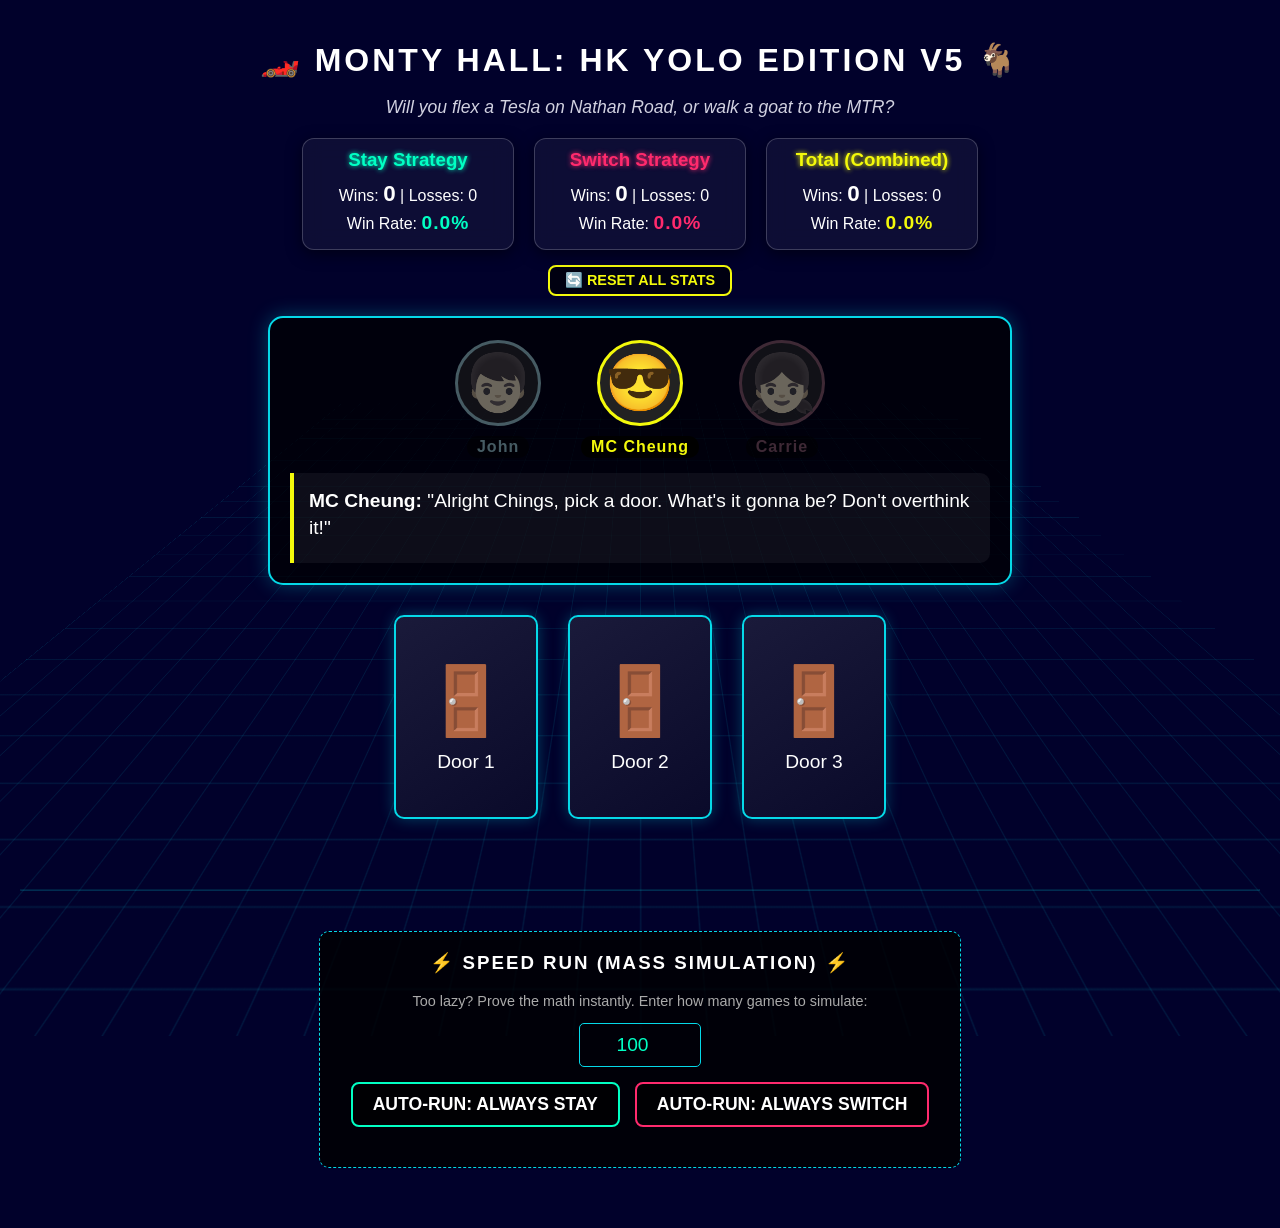
<file: montyhall_hk.html>
<!DOCTYPE html>
<html lang="en">
<head>
    <meta charset="UTF-8">
    <meta name="viewport" content="width=device-width, initial-scale=1.0">
    <title>Monty Hall: HK YOLO Edition V5 - Full Stats!</title>
    <style>
        :root {
            --neon-pink: #ff2a6d;
            --neon-blue: #05d9e8;
            --neon-green: #01ffc3;
            --neon-yellow: #f3f90b;
            --dark-bg: #01012b;
            --glass-bg: rgba(255, 255, 255, 0.05);
        }

        body {
            background-color: var(--dark-bg);
            color: #fff;
            font-family: 'Segoe UI', Tahoma, Geneva, Verdana, sans-serif;
            text-align: center;
            margin: 0;
            padding: 20px;
            min-height: 100vh;
            overflow-x: hidden;
            position: relative;
        }

        /* Moving Cyberpunk Grid Background */
        body::before {
            content: "";
            position: absolute;
            top: 0; left: 0; width: 100vw; height: 100vh;
            background: 
                linear-gradient(rgba(5, 217, 232, 0.1) 1px, transparent 1px),
                linear-gradient(90deg, rgba(5, 217, 232, 0.1) 1px, transparent 1px);
            background-size: 40px 40px;
            z-index: -1;
            transform: perspective(500px) rotateX(60deg) translateY(-100px) translateZ(-200px);
            animation: gridMove 5s linear infinite;
        }

        @keyframes gridMove {
            0% { background-position: 0 0; }
            100% { background-position: 0 40px; }
        }

        @keyframes neonBlink {
            0%, 18%, 22%, 25%, 53%, 57%, 100% { text-shadow: 0 0 10px var(--neon-blue), 0 0 20px var(--neon-blue), 0 0 40px var(--neon-blue); color: var(--neon-blue); }
            20%, 24%, 55% { text-shadow: none; color: #444; }
        }

        /* Character Animations */
        @keyframes speakerBounce {
            0%, 100% { transform: scale(1); box-shadow: 0 0 15px currentColor; }
            50% { transform: scale(1.1); box-shadow: 0 0 30px currentColor; }
        }
        @keyframes jumpJoy {
            0%, 100% { transform: translateY(0); }
            50% { transform: translateY(-20px) scale(1.1); }
        }
        @keyframes droopDefeat {
            0% { transform: translateY(0); filter: grayscale(0); }
            100% { transform: translateY(15px) rotate(10deg); filter: grayscale(1); }
        }

        /* Door Content Animations */
        @keyframes teslaDrive {
            0% { transform: translateX(-100px) scale(0.1); opacity: 0; }
            70% { transform: translateX(10px) scale(1.1); opacity: 1; }
            100% { transform: translateX(0) scale(1); opacity: 1; }
        }
        @keyframes goatHop {
            0%, 100% { transform: translateY(0) rotate(0deg); }
            25% { transform: translateY(-15px) rotate(-10deg); }
            75% { transform: translateY(-15px) rotate(10deg); }
        }
        @keyframes doorFloat {
            0% { transform: translateY(0px); }
            50% { transform: translateY(-10px); }
            100% { transform: translateY(0px); }
        }

        h1 { text-transform: uppercase; letter-spacing: 3px; margin-bottom: 5px; animation: neonBlink 3s infinite alternate; }
        p.subtitle { color: #d1d1e0; font-size: 1.1em; margin-bottom: 20px; font-style: italic; }

        .stats-container { position: relative; z-index: 2; margin-bottom: 20px; }
        .stats-board { display: flex; justify-content: center; gap: 20px; margin-bottom: 15px; flex-wrap: wrap; }
        .stat-box { background: var(--glass-bg); border: 1px solid rgba(255,255,255,0.2); padding: 10px 25px; border-radius: 12px; backdrop-filter: blur(10px); box-shadow: 0 4px 15px rgba(0,0,0,0.5); min-width: 160px; }
        
        .stat-box h3 { margin: 0 0 10px 0; color: var(--neon-green); text-shadow: 0 0 5px var(--neon-green); }
        .stat-box.switch h3 { color: var(--neon-pink); text-shadow: 0 0 5px var(--neon-pink); }
        .stat-box.total h3 { color: var(--neon-yellow); text-shadow: 0 0 5px var(--neon-yellow); }
        
        .stat-box p { margin: 5px 0; }
        .win-rate { font-size: 1.2em; font-weight: bold; letter-spacing: 1px; }

        /* Character Dialogue System */
        .rpg-dialogue { background: rgba(0, 0, 0, 0.7); border: 2px solid var(--neon-blue); border-radius: 15px; max-width: 700px; margin: 0 auto 30px auto; padding: 20px; position: relative; z-index: 2; box-shadow: 0 0 20px rgba(5,217,232,0.3); display: flex; flex-direction: column; gap: 15px; }
        .characters-stage { display: flex; justify-content: center; gap: 40px; align-items: flex-end; height: 120px;}
        
        .character { display: flex; flex-direction: column; align-items: center; opacity: 0.5; transition: all 0.3s; filter: grayscale(80%); transform-origin: bottom center; }
        .character.active { opacity: 1; filter: grayscale(0%); }
        .character.win-anim { animation: jumpJoy 0.4s infinite alternate; opacity: 1; filter: grayscale(0%); }
        .character.lose-anim { animation: droopDefeat 0.5s forwards; opacity: 1; filter: grayscale(80%); }

        .avatar { font-size: 3.5em; width: 80px; height: 80px; border-radius: 50%; background: #222; display: flex; align-items: center; justify-content: center; border: 3px solid #555; margin-bottom: 10px; transition: all 0.3s; }
        .character.active .avatar:not(.no-bounce) { animation: speakerBounce 1s infinite ease-in-out; }

        #char-mc .avatar { border-color: var(--neon-yellow); color: var(--neon-yellow); }
        #char-john .avatar { border-color: var(--neon-blue); color: var(--neon-blue); }
        #char-carrie .avatar { border-color: var(--neon-pink); color: var(--neon-pink); }

        .char-name { font-weight: bold; letter-spacing: 1px; background: #000; padding: 2px 10px; border-radius: 10px; }
        .chat-bubble { background: var(--glass-bg); border-left: 4px solid var(--neon-blue); padding: 15px; font-size: 1.2em; line-height: 1.4; min-height: 60px; border-radius: 0 10px 10px 0; text-align: left; transition: all 0.3s;}

        /* Doors */
        .doors-container { display: flex; justify-content: center; gap: 30px; margin-bottom: 30px; flex-wrap: wrap; position: relative; z-index: 2; }
        .door { width: 140px; height: 200px; background: linear-gradient(145deg, #1a1a3a, #0a0a2a); border: 2px solid var(--neon-blue); border-radius: 10px; display: flex; flex-direction: column; align-items: center; justify-content: center; font-size: 1.2em; cursor: pointer; transition: all 0.3s ease; box-shadow: 0 0 15px rgba(5, 217, 232, 0.3); user-select: none; animation: doorFloat 3s ease-in-out infinite; }
        .door:nth-child(2) { animation-delay: -1s; }
        .door:nth-child(3) { animation-delay: -2s; }
        .door:hover { border-color: #fff; box-shadow: 0 0 30px var(--neon-blue); }
        .door.selected { border-color: var(--neon-pink); box-shadow: 0 0 30px var(--neon-pink); animation: none; transform: scale(1.05); }
        .door.opened { cursor: default; animation: none; background: #050510; border-color: #444; box-shadow: inset 0 0 20px rgba(0,0,0,0.9); transform: scale(1); }
        
        .door.opened.car { border-color: var(--neon-green); box-shadow: 0 0 40px var(--neon-green); background: radial-gradient(circle, rgba(1,255,195,0.2) 0%, transparent 80%); }
        
        .emoji { font-size: 3.5em; margin-bottom: 10px; }
        
        .anim-tesla { display: inline-block; animation: teslaDrive 0.8s cubic-bezier(0.175, 0.885, 0.32, 1.275) forwards; }
        .anim-goat { display: inline-block; animation: goatHop 0.6s infinite; }

        /* Buttons */
        .actions, .sim-actions { display: flex; justify-content: center; gap: 15px; margin-bottom: 20px; flex-wrap: wrap; position: relative; z-index: 2; }
        button { background: rgba(0,0,0,0.6); color: #fff; border: 2px solid var(--neon-blue); padding: 10px 20px; font-size: 1.1em; border-radius: 8px; cursor: pointer; transition: 0.3s; text-transform: uppercase; font-weight: bold; }
        button:hover { background: var(--neon-blue); color: #000; box-shadow: 0 0 25px var(--neon-blue); }
        button.switch-btn { border-color: var(--neon-pink); }
        button.switch-btn:hover { background: var(--neon-pink); color: #fff; box-shadow: 0 0 25px var(--neon-pink); }
        button.sim-btn { border-color: var(--neon-green); }
        button.sim-btn:hover { background: var(--neon-green); color: #000; box-shadow: 0 0 25px var(--neon-green); }
        button.reset-btn { border-color: var(--neon-yellow); color: var(--neon-yellow); padding: 5px 15px; font-size: 0.9em; }
        button.reset-btn:hover { background: var(--neon-yellow); color: #000; box-shadow: 0 0 20px var(--neon-yellow); }

        .simulation-panel { background: rgba(0, 0, 0, 0.8); border: 1px dashed var(--neon-blue); max-width: 600px; margin: 40px auto; padding: 20px; border-radius: 10px; position: relative; z-index: 2; }
        .simulation-panel h3 { color: #fff; letter-spacing: 2px; margin-top: 0; }
        input[type="number"] { background: transparent; color: var(--neon-green); border: 1px solid var(--neon-blue); padding: 10px; font-size: 1.2em; border-radius: 5px; width: 100px; text-align: center; margin-bottom: 15px; outline: none; }
    </style>
</head>
<body>

    <header>
        <h1>🏎️ Monty Hall: HK YOLO Edition V5 🐐</h1>
        <p class="subtitle">Will you flex a Tesla on Nathan Road, or walk a goat to the MTR?</p>
    </header>

    <div class="stats-container">
        <div class="stats-board">
            <div class="stat-box">
                <h3>Stay Strategy</h3>
                <p>Wins: <span id="stay-wins" style="font-size:1.4em;font-weight:bold;">0</span> | Losses: <span id="stay-losses">0</span></p>
                <p>Win Rate: <span id="stay-rate" class="win-rate" style="color:var(--neon-green)">0.0%</span></p>
            </div>
            <div class="stat-box switch">
                <h3>Switch Strategy</h3>
                <p>Wins: <span id="switch-wins" style="font-size:1.4em;font-weight:bold;">0</span> | Losses: <span id="switch-losses">0</span></p>
                <p>Win Rate: <span id="switch-rate" class="win-rate" style="color:var(--neon-pink)">0.0%</span></p>
            </div>
            <div class="stat-box total">
                <h3>Total (Combined)</h3>
                <p>Wins: <span id="total-wins" style="font-size:1.4em;font-weight:bold;">0</span> | Losses: <span id="total-losses">0</span></p>
                <p>Win Rate: <span id="total-rate" class="win-rate" style="color:var(--neon-yellow)">0.0%</span></p>
            </div>
        </div>
        <button class="reset-btn" onclick="resetStats()">🔄 Reset All Stats</button>
    </div>

    <!-- Interactive RPG Dialogue Box with Faces -->
    <div class="rpg-dialogue">
        <div class="characters-stage">
            <div class="character" id="char-john">
                <div class="avatar" id="face-john">👦</div>
                <div class="char-name" style="color: var(--neon-blue);">John</div>
            </div>
            <div class="character active" id="char-mc">
                <div class="avatar" id="face-mc">😎</div>
                <div class="char-name" style="color: var(--neon-yellow);">MC Cheung</div>
            </div>
            <div class="character" id="char-carrie">
                <div class="avatar" id="face-carrie">👧</div>
                <div class="char-name" style="color: var(--neon-pink);">Carrie</div>
            </div>
        </div>
        <div class="chat-bubble" id="chat-text">
            <strong>MC Cheung:</strong> "Welcome to the neon streets! Behind one door is the latest Tesla. Behind the other two? Random goats straight outta Hong Kong Park! Who's stepping up?"
        </div>
    </div>

    <!-- Doors -->
    <div class="doors-container">
        <div class="door" id="door-0" onclick="selectDoor(0)">
            <div class="emoji">🚪</div><div>Door 1</div>
        </div>
        <div class="door" id="door-1" onclick="selectDoor(1)">
            <div class="emoji">🚪</div><div>Door 2</div>
        </div>
        <div class="door" id="door-2" onclick="selectDoor(2)">
            <div class="emoji">🚪</div><div>Door 3</div>
        </div>
    </div>

    <!-- Action Buttons -->
    <div class="actions" id="actions" style="display: none;">
        <button onclick="makeChoice(false)">STAY (Keep it Real)</button>
        <button class="switch-btn" onclick="makeChoice(true)">SWITCH (YOLO Math!)</button>
    </div>
    
    <div class="actions">
        <button id="reset-btn" style="display: none;" onclick="initGame()">Play Next Round</button>
    </div>

    <hr style="border-color: rgba(5, 217, 232, 0.2); margin: 40px 0; position:relative; z-index:2;">

    <!-- Mass Simulation Panel -->
    <div class="simulation-panel">
        <h3>⚡ SPEED RUN (MASS SIMULATION) ⚡</h3>
        <p style="color: #aaa; font-size: 0.9em;">Too lazy? Prove the math instantly. Enter how many games to simulate:</p>
        <input type="number" id="sim-count" value="100" min="1" max="100000">
        
        <div class="sim-actions">
            <button class="sim-btn" onclick="runSimulation('stay')">Auto-Run: ALWAYS STAY</button>
            <button class="switch-btn" onclick="runSimulation('switch')">Auto-Run: ALWAYS SWITCH</button>
        </div>
    </div>

    <script>
        let carDoor, chosenDoor, revealedDoor;
        let state = 'START';
        let stats = { switchWins: 0, switchLosses: 0, stayWins: 0, stayLosses: 0 };

        function setCharacterState(charId, faceEmoji, animClass = '') {
            let charEl = document.getElementById(`char-${charId}`);
            let faceEl = document.getElementById(`face-${charId}`);
            faceEl.innerText = faceEmoji;
            
            charEl.classList.remove('win-anim', 'lose-anim');
            if (animClass) {
                charEl.classList.add(animClass);
                faceEl.classList.add('no-bounce');
            } else {
                faceEl.classList.remove('no-bounce');
            }
        }

        function updateDialogue(characterId, text, borderColor) {
            document.querySelectorAll('.character').forEach(el => el.classList.remove('active'));
            document.getElementById(`char-${characterId}`).classList.add('active');
            
            let chatBox = document.getElementById('chat-text');
            chatBox.innerHTML = text;
            chatBox.style.borderLeftColor = `var(${borderColor})`;
        }

        function initGame() {
            state = 'START';
            carDoor = Math.floor(Math.random() * 3);
            
            setCharacterState('john', '👦');
            setCharacterState('carrie', '👧');
            setCharacterState('mc', '😎');
            
            for (let i = 0; i < 3; i++) {
                let d = document.getElementById('door-' + i);
                d.className = 'door';
                d.innerHTML = `<div class="emoji">🚪</div><div>Door ${i + 1}</div>`;
            }
            
            updateDialogue('mc', `<strong>MC Cheung:</strong> "Alright Chings, pick a door. What's it gonna be? Don't overthink it!"`, '--neon-yellow');
            document.getElementById('actions').style.display = 'none';
            document.getElementById('reset-btn').style.display = 'none';
        }

        function selectDoor(i) {
            if (state !== 'START') return;
            chosenDoor = i;
            
            let availableForReveal = [0, 1, 2].filter(d => d !== chosenDoor && d !== carDoor);
            revealedDoor = availableForReveal[Math.floor(Math.random() * availableForReveal.length)];
            
            let rdEl = document.getElementById('door-' + revealedDoor);
            rdEl.className = 'door opened';
            rdEl.innerHTML = `<div class="emoji anim-goat">🐐</div><div>HK Park Goat</div>`;
            
            document.getElementById('door-' + chosenDoor).classList.add('selected');
            
            setCharacterState('mc', '😲');
            setCharacterState('john', '🤔');
            setCharacterState('carrie', '😳');
            
            updateDialogue('john', `<strong>John:</strong> "Bro, I'm sticking with Door ${chosenDoor + 1}. MC Cheung just opened Door ${revealedDoor + 1} and a freaking goat jumped out!"<br><br><strong>Carrie:</strong> "Wait... mathematically, we should switch! What do we do?"`, '--neon-blue');
            
            document.getElementById('actions').style.display = 'flex';
            state = 'CHOOSE_ACTION';
        }

        function makeChoice(isSwitch) {
            let finalDoor = isSwitch ? [0, 1, 2].find(d => d !== chosenDoor && d !== revealedDoor) : chosenDoor;
            let isWin = (finalDoor === carDoor);
            
            if (isSwitch) {
                isWin ? stats.switchWins++ : stats.switchLosses++;
                updateUI('switch');
            } else {
                isWin ? stats.stayWins++ : stats.stayLosses++;
                updateUI('stay');
            }
            
            for (let i = 0; i < 3; i++) {
                let el = document.getElementById('door-' + i);
                if (i === carDoor) {
                    el.className = 'door opened car';
                    el.innerHTML = `<div class="emoji anim-tesla">🏎️💨</div><div style="color:var(--neon-green)">Latest Tesla!</div>`;
                } else if (i !== revealedDoor) {
                    el.className = 'door opened';
                    el.innerHTML = `<div class="emoji anim-goat">🐐</div><div>HK Park Goat</div>`;
                }
            }
            
            document.getElementById('door-' + finalDoor).classList.add('selected');
            
            if (isWin) {
                setCharacterState('mc', '🤩', 'win-anim');
                if (isSwitch) {
                    setCharacterState('carrie', '🥰', 'win-anim');
                    setCharacterState('john', '😅');
                    updateDialogue('carrie', `<strong>Carrie:</strong> "OMG TOLD YOU TO SWITCH! The math doesn't lie! We got the Tesla! VROOM VROOM! 🧋✨"`, '--neon-pink');
                } else {
                    setCharacterState('john', '😆', 'win-anim');
                    setCharacterState('carrie', '😯');
                    updateDialogue('john', `<strong>John:</strong> "YES! My gut feeling was right! Kept it real and got the Tesla! Let's go flex! 🛹🔥"`, '--neon-blue');
                }
            } else {
                setCharacterState('mc', '😬');
                if (isSwitch) {
                    setCharacterState('john', '🤦‍♂️', 'lose-anim');
                    setCharacterState('carrie', '😭', 'lose-anim');
                    updateDialogue('john', `<strong>John:</strong> "GG bro... you told me to switch and we lost the Tesla. Now we have a bouncing goat. 💀"`, '--neon-blue');
                } else {
                    setCharacterState('carrie', '🤦‍♀️', 'lose-anim');
                    setCharacterState('john', '😫', 'lose-anim');
                    updateDialogue('carrie', `<strong>Carrie:</strong> "See? I told you to switch! The odds are much better if you switch! Now we're walking a goat on the MTR. 🤦‍♀️🐐"`, '--neon-pink');
                }
            }
            
            document.getElementById('actions').style.display = 'none';
            document.getElementById('reset-btn').style.display = 'inline-block';
            state = 'END';
        }

        function runSimulation(strategy) {
            let runs = parseInt(document.getElementById('sim-count').value);
            if (isNaN(runs) || runs < 1) runs = 100;
            if (runs > 100000) runs = 100000;
            
            let winCount = 0;
            let lossCount = 0;

            for (let i = 0; i < runs; i++) {
                let simCar = Math.floor(Math.random() * 3);
                let simChoice = Math.floor(Math.random() * 3);
                
                let isWin = false;
                if (strategy === 'stay') isWin = (simChoice === simCar);
                else if (strategy === 'switch') isWin = (simChoice !== simCar);
                
                if (isWin) winCount++; else lossCount++;
            }

            if (strategy === 'stay') { stats.stayWins += winCount; stats.stayLosses += lossCount; updateUI('stay'); } 
            else { stats.switchWins += winCount; stats.switchLosses += lossCount; updateUI('switch'); }
            
            setCharacterState('mc', '🤖'); 
            updateDialogue('mc', `<strong>MC Cheung:</strong> "Woah! Just ran ${runs} games on super-speed using the [ALWAYS ${strategy.toUpperCase()}] strat!<br>🏎️ Teslas: ${winCount} | 🐐 Goats: ${lossCount}"`, '--neon-yellow');
        }

        function calcRate(w, l) {
            let total = w + l;
            return total === 0 ? "0.0%" : ((w / total) * 100).toFixed(1) + "%";
        }

        function updateUI(strategy) {
            if (strategy === 'stay' || strategy === 'all') {
                document.getElementById('stay-wins').innerText = stats.stayWins;
                document.getElementById('stay-losses').innerText = stats.stayLosses;
                document.getElementById('stay-rate').innerText = calcRate(stats.stayWins, stats.stayLosses);
            }
            if (strategy === 'switch' || strategy === 'all') {
                document.getElementById('switch-wins').innerText = stats.switchWins;
                document.getElementById('switch-losses').innerText = stats.switchLosses;
                document.getElementById('switch-rate').innerText = calcRate(stats.switchWins, stats.switchLosses);
            }
            
            // Always update total stats
            let totalW = stats.stayWins + stats.switchWins;
            let totalL = stats.stayLosses + stats.switchLosses;
            document.getElementById('total-wins').innerText = totalW;
            document.getElementById('total-losses').innerText = totalL;
            document.getElementById('total-rate').innerText = calcRate(totalW, totalL);
        }

        function resetStats() {
            stats = { switchWins: 0, switchLosses: 0, stayWins: 0, stayLosses: 0 };
            updateUI('all');
            setCharacterState('mc', '😎');
            updateDialogue('mc', `<strong>MC Cheung:</strong> "Stats wiped clean! Tabula rasa, baby! Let's start fresh!"`, '--neon-yellow');
        }

        initGame();
    </script>
</body>
</html>
</file>
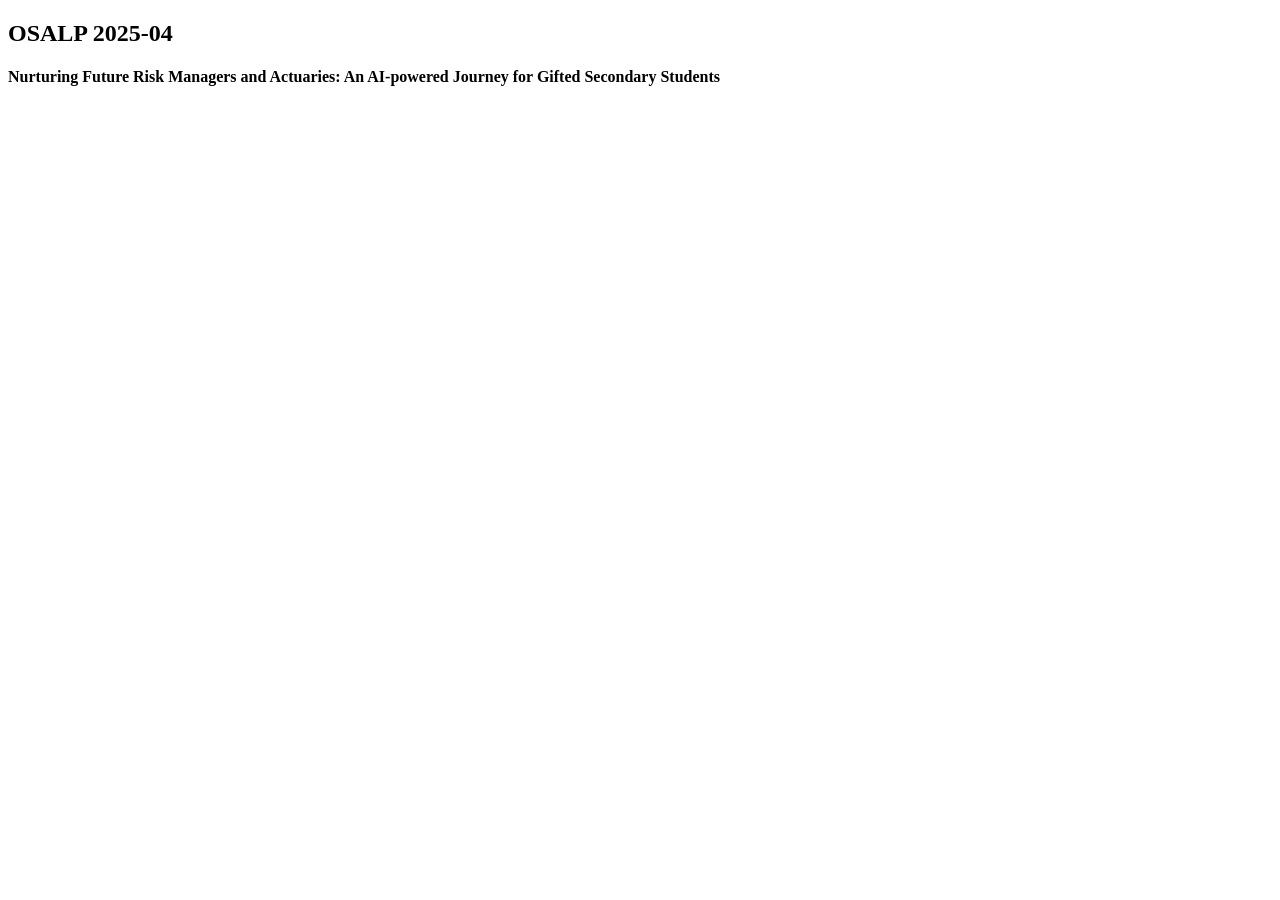
<file: test.html>
<!DOCTYPE html>
<html lang="en">
  <head>
    <meta charset="utf-8">
    <meta http-equiv="X-UA-Compatible" content="IE=edge">
    <meta name="viewport" content="width=device-width, initial-scale=1">
  <title>How to Type Maths in Word</title>
  </head>
  <body>
	<h2>OSALP 2025-04</h2>
	  <h4>Nurturing Future Risk Managers and Actuaries: An AI-powered Journey for Gifted Secondary Students</h4>
  </body>
</html>
</file>
